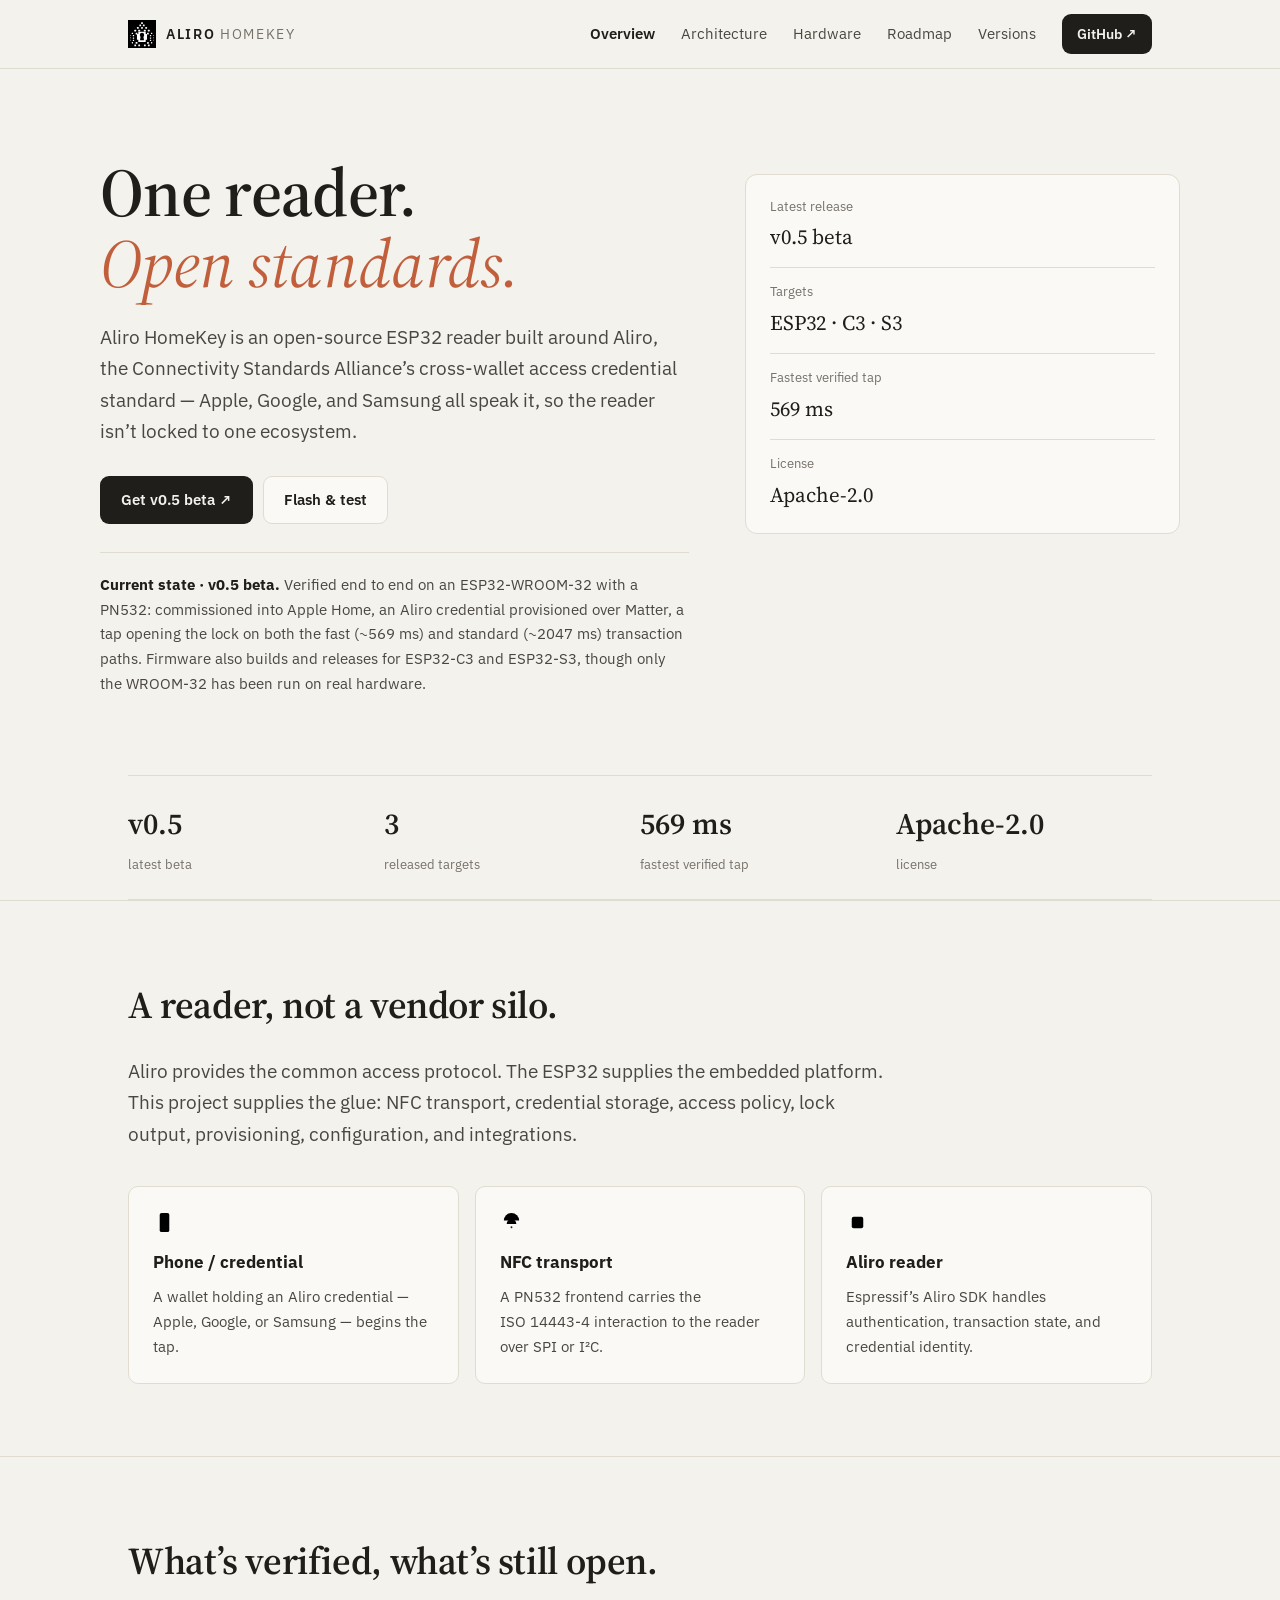
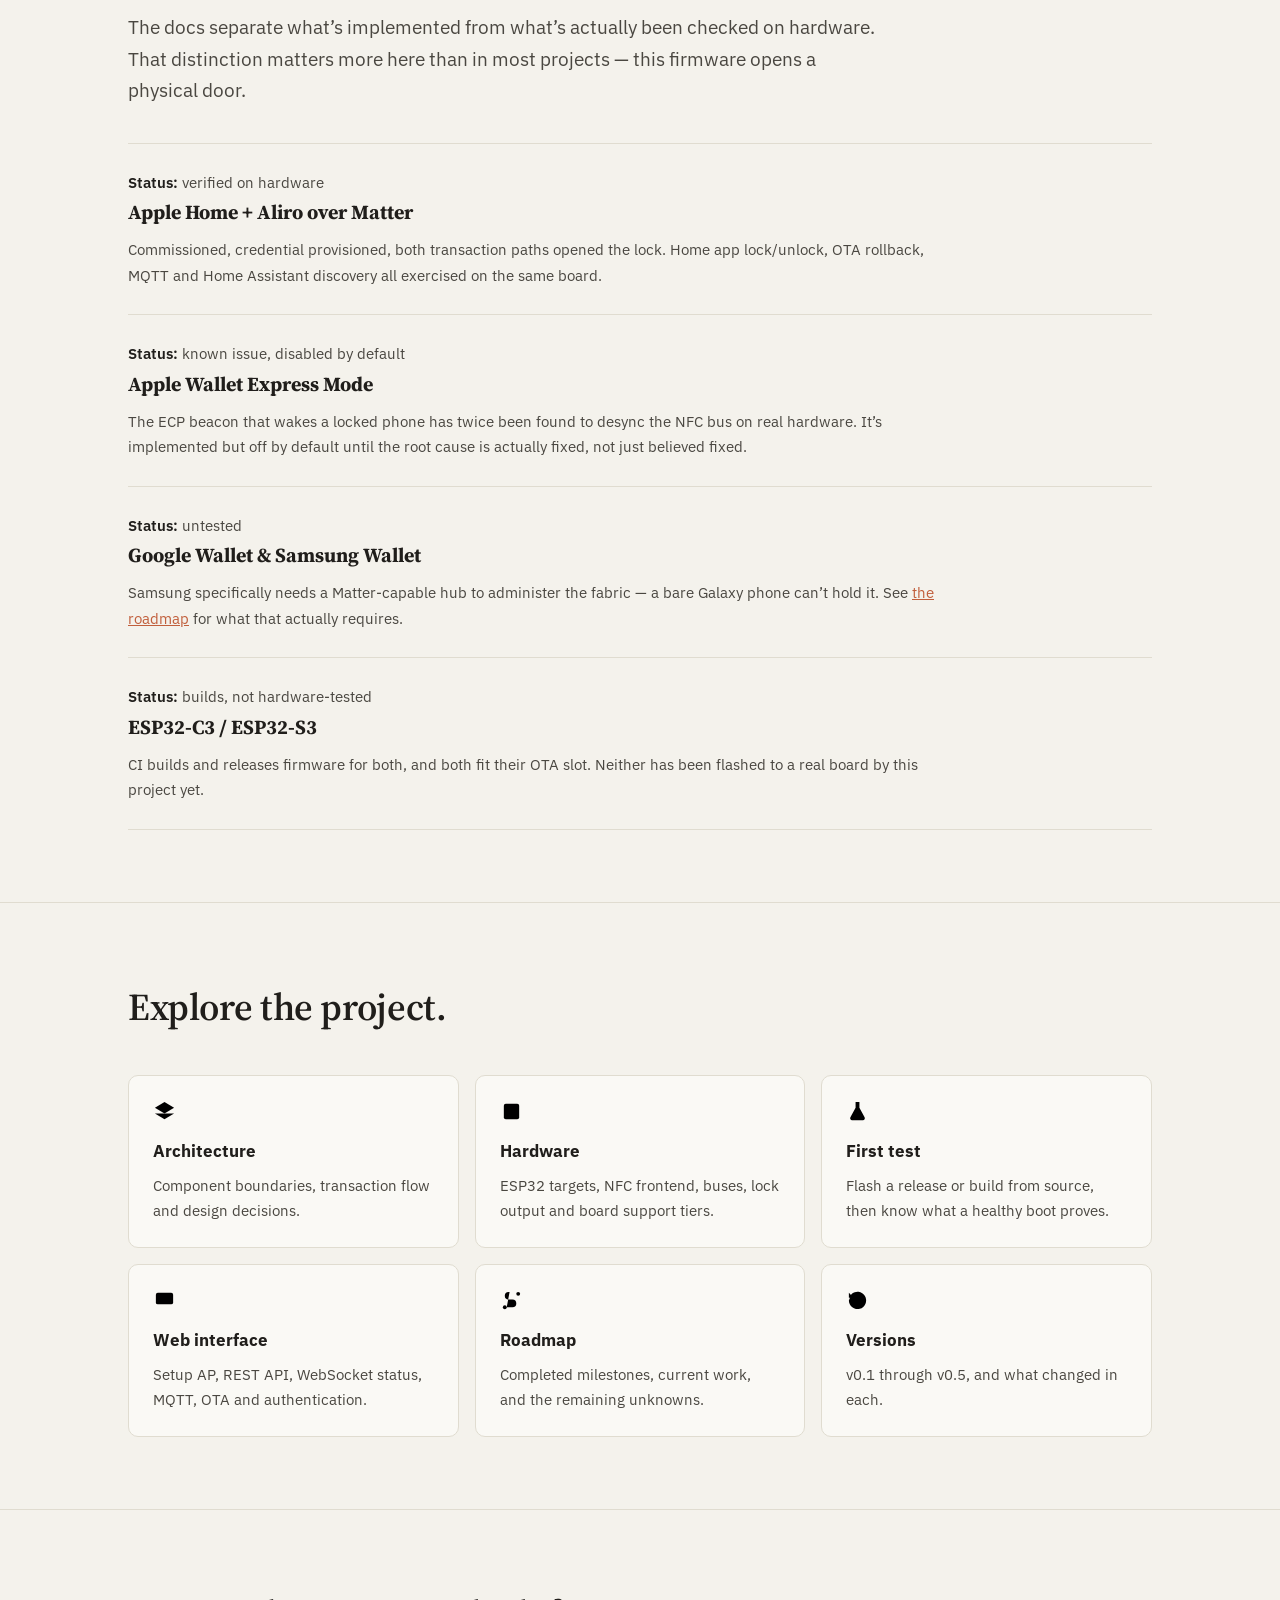
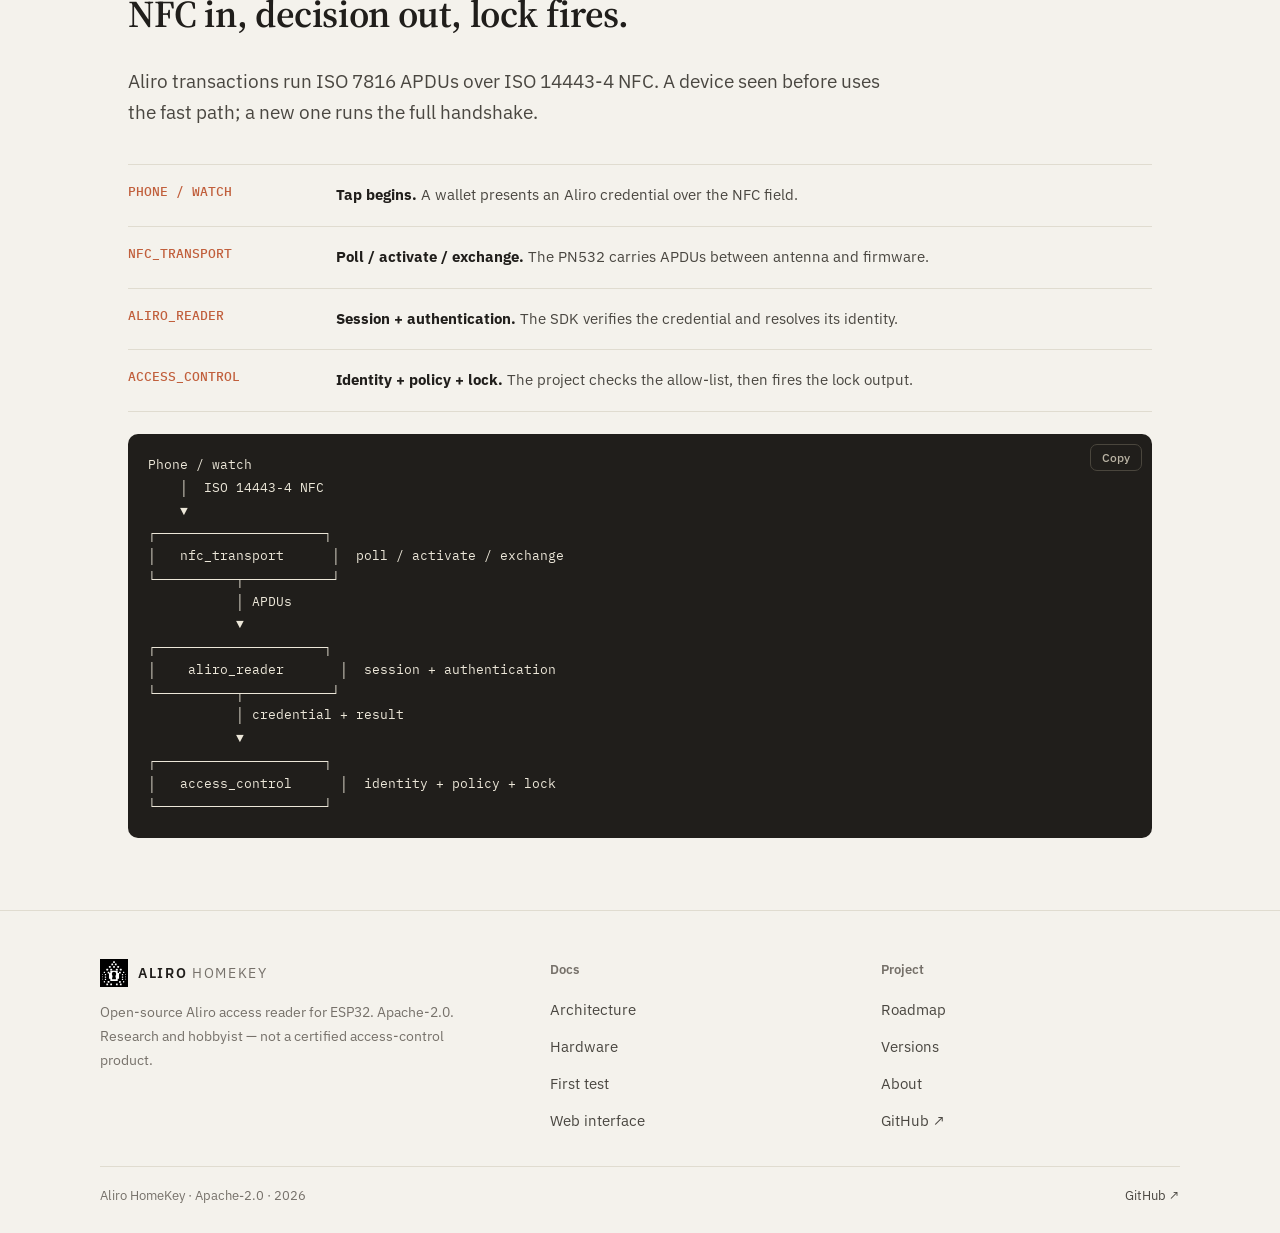
<file: website/index.html>
<!doctype html>
<html lang="en">
<head>
<meta charset="utf-8">
<meta name="viewport" content="width=device-width, initial-scale=1">
<meta name="theme-color" content="#f4f2ec">
<meta name="description" content="Aliro HomeKey is an open-source ESP32 Aliro reader for digital access credentials, with NFC, Matter Door Lock, web configuration and real hardware testing.">
<meta name="robots" content="index,follow">
<link rel="canonical" href="https://ruhanpaco.github.io/Aliro-homekey/">
<meta property="og:type" content="website">
<meta property="og:title" content="Aliro HomeKey · Open-source access control">
<meta property="og:description" content="An open-source Aliro reader for ESP32, combining NFC, Matter, provisioning and embedded access control.">
<meta property="og:url" content="https://ruhanpaco.github.io/Aliro-homekey/">
<meta property="og:image" content="https://ruhanpaco.github.io/Aliro-homekey/assets/aliro-mark.svg">
<meta name="twitter:card" content="summary">
<meta name="twitter:title" content="Aliro HomeKey">
<meta name="twitter:description" content="Open-source Aliro access control on ESP32.">
<link rel="icon" href="assets/aliro-mark.svg" type="image/svg+xml">
<link rel="preconnect" href="https://fonts.googleapis.com">
<link rel="preconnect" href="https://fonts.gstatic.com" crossorigin>
<link href="https://fonts.googleapis.com/css2?family=Source+Serif+4:ital,opsz,wght@0,8..60,400;0,8..60,600;1,8..60,400&family=IBM+Plex+Mono:wght@400;500&family=IBM+Plex+Sans:wght@400;500;600;700&display=swap" rel="stylesheet">
<link rel="stylesheet" href="assets/site.css?v=20260909">
<script type="application/ld+json">{"@context":"https://schema.org","@type":"SoftwareSourceCode","name":"Aliro HomeKey","description":"An open-source Aliro reader for ESP32 with NFC, Matter Door Lock integration, provisioning and web configuration.","codeRepository":"https://github.com/Ruhanpaco/Aliro-homekey","programmingLanguage":["C","C++","HTML","JavaScript"],"license":"https://www.apache.org/licenses/LICENSE-2.0","version":"0.5-beta","author":{"@type":"Person","name":"Ruhan Pacolli"},"operatingSystem":"ESP-IDF"}</script>
<title>Aliro HomeKey · Open-source access control</title>
</head>
<body>
<a class="skip" href="#main">Skip to content</a>

<header class="site-header">
  <div class="wrap header-inner">
    <a class="brand" href="index.html" aria-label="Aliro HomeKey home">
      <img src="assets/aliro-mark.svg" alt="" width="28" height="28">
      <span>ALIRO <em>HOMEKEY</em></span>
    </a>
    <button class="nav-toggle" type="button" aria-expanded="false" aria-controls="primary-nav">Menu</button>
    <nav class="site-nav" id="primary-nav" aria-label="Primary">
      <a class="nav-link" href="index.html" aria-current="page">Overview</a>
      <a class="nav-link" href="architecture.html">Architecture</a>
      <a class="nav-link" href="hardware.html">Hardware</a>
      <a class="nav-link" href="roadmap.html">Roadmap</a>
      <a class="nav-link" href="releases.html">Versions</a>
      <span class="nav-cta">
        <a class="btn primary small" href="https://github.com/Ruhanpaco/Aliro-homekey">GitHub ↗</a>
      </span>
    </nav>
  </div>
</header>

<main id="main">
  <section class="wrap hero">
    <div>
      <h1 class="display">One reader.<br><em>Open standards.</em></h1>
      <p class="lead">Aliro HomeKey is an open-source ESP32 reader built around Aliro, the Connectivity Standards Alliance&rsquo;s cross-wallet access credential standard &mdash; Apple, Google, and Samsung all speak it, so the reader isn&rsquo;t locked to one ecosystem.</p>
      <div class="hero-actions">
        <a class="btn primary" href="https://github.com/Ruhanpaco/Aliro-homekey/releases">Get v0.5 beta ↗</a>
        <a class="btn ghost" href="first-test.html">Flash &amp; test</a>
      </div>
      <p class="hero-note"><strong>Current state · v0.5 beta.</strong> Verified end to end on an ESP32-WROOM-32 with a PN532: commissioned into Apple Home, an Aliro credential provisioned over Matter, a tap opening the lock on both the fast (~569&nbsp;ms) and standard (~2047&nbsp;ms) transaction paths. Firmware also builds and releases for ESP32-C3 and ESP32-S3, though only the WROOM-32 has been run on real hardware.</p>
    </div>
    <dl class="facts" aria-label="Project facts">
      <div><dt>Latest release</dt><dd>v0.5 beta</dd></div>
      <div><dt>Targets</dt><dd>ESP32 · C3 · S3</dd></div>
      <div><dt>Fastest verified tap</dt><dd>569 ms</dd></div>
      <div><dt>License</dt><dd>Apache-2.0</dd></div>
    </dl>
  </section>

  <section class="wrap" aria-label="Project at a glance">
    <div class="stats">
      <div><b>v0.5</b><span>latest beta</span></div>
      <div><b>3</b><span>released targets</span></div>
      <div><b>569 ms</b><span>fastest verified tap</span></div>
      <div><b>Apache-2.0</b><span>license</span></div>
    </div>
  </section>

  <section class="section">
    <div class="wrap">
      <div class="section-head">
        <h2>A reader, not a vendor silo.</h2>
        <p class="lead">Aliro provides the common access protocol. The ESP32 supplies the embedded platform. This project supplies the glue: NFC transport, credential storage, access policy, lock output, provisioning, configuration, and integrations.</p>
      </div>
      <div class="grid">
        <article class="card"><svg class="ic" aria-hidden="true"><use href="assets/icons.svg#phone"/></svg><h3>Phone / credential</h3><p>A wallet holding an Aliro credential &mdash; Apple, Google, or Samsung &mdash; begins the tap.</p></article>
        <article class="card"><svg class="ic" aria-hidden="true"><use href="assets/icons.svg#waves"/></svg><h3>NFC transport</h3><p>A PN532 frontend carries the ISO&nbsp;14443-4 interaction to the reader over SPI or I&sup2;C.</p></article>
        <article class="card"><svg class="ic" aria-hidden="true"><use href="assets/icons.svg#cpu"/></svg><h3>Aliro reader</h3><p>Espressif&rsquo;s Aliro SDK handles authentication, transaction state, and credential identity.</p></article>
      </div>
    </div>
  </section>

  <section class="section">
    <div class="wrap">
      <div class="section-head">
        <h2>What&rsquo;s verified, what&rsquo;s still open.</h2>
        <p class="lead">The docs separate what&rsquo;s implemented from what&rsquo;s actually been checked on hardware. That distinction matters more here than in most projects &mdash; this firmware opens a physical door.</p>
      </div>
      <div class="rows">
        <article>
          <p class="fact-line"><strong>Status:</strong> verified on hardware</p>
          <h3>Apple Home + Aliro over Matter</h3>
          <p>Commissioned, credential provisioned, both transaction paths opened the lock. Home app lock/unlock, OTA rollback, MQTT and Home Assistant discovery all exercised on the same board.</p>
        </article>
        <article>
          <p class="fact-line"><strong>Status:</strong> known issue, disabled by default</p>
          <h3>Apple Wallet Express Mode</h3>
          <p>The ECP beacon that wakes a locked phone has twice been found to desync the NFC bus on real hardware. It&rsquo;s implemented but off by default until the root cause is actually fixed, not just believed fixed.</p>
        </article>
        <article>
          <p class="fact-line"><strong>Status:</strong> untested</p>
          <h3>Google Wallet &amp; Samsung Wallet</h3>
          <p>Samsung specifically needs a Matter-capable hub to administer the fabric &mdash; a bare Galaxy phone can&rsquo;t hold it. See <a href="roadmap.html">the roadmap</a> for what that actually requires.</p>
        </article>
        <article>
          <p class="fact-line"><strong>Status:</strong> builds, not hardware-tested</p>
          <h3>ESP32-C3 / ESP32-S3</h3>
          <p>CI builds and releases firmware for both, and both fit their OTA slot. Neither has been flashed to a real board by this project yet.</p>
        </article>
      </div>
    </div>
  </section>

  <section class="section">
    <div class="wrap">
      <div class="section-head">
        <h2>Explore the project.</h2>
      </div>
      <div class="grid">
        <a class="card" href="architecture.html"><svg class="ic" aria-hidden="true"><use href="assets/icons.svg#layers"/></svg><h3>Architecture</h3><p>Component boundaries, transaction flow and design decisions.</p></a>
        <a class="card" href="hardware.html"><svg class="ic" aria-hidden="true"><use href="assets/icons.svg#board"/></svg><h3>Hardware</h3><p>ESP32 targets, NFC frontend, buses, lock output and board support tiers.</p></a>
        <a class="card" href="first-test.html"><svg class="ic" aria-hidden="true"><use href="assets/icons.svg#flask"/></svg><h3>First test</h3><p>Flash a release or build from source, then know what a healthy boot proves.</p></a>
        <a class="card" href="web.html"><svg class="ic" aria-hidden="true"><use href="assets/icons.svg#monitor"/></svg><h3>Web interface</h3><p>Setup AP, REST API, WebSocket status, MQTT, OTA and authentication.</p></a>
        <a class="card" href="roadmap.html"><svg class="ic" aria-hidden="true"><use href="assets/icons.svg#route"/></svg><h3>Roadmap</h3><p>Completed milestones, current work, and the remaining unknowns.</p></a>
        <a class="card" href="releases.html"><svg class="ic" aria-hidden="true"><use href="assets/icons.svg#history"/></svg><h3>Versions</h3><p>v0.1 through v0.5, and what changed in each.</p></a>
      </div>
    </div>
  </section>

  <section class="section">
    <div class="wrap">
      <div class="section-head">
        <h2>NFC in, decision out, lock fires.</h2>
        <p class="lead">Aliro transactions run ISO&nbsp;7816 APDUs over ISO&nbsp;14443-4 NFC. A device seen before uses the fast path; a new one runs the full handshake.</p>
      </div>
      <ol class="flow" aria-label="Transaction flow">
        <li><span class="who">PHONE / WATCH</span><p><strong>Tap begins.</strong> A wallet presents an Aliro credential over the NFC field.</p></li>
        <li><span class="who">NFC_TRANSPORT</span><p><strong>Poll / activate / exchange.</strong> The PN532 carries APDUs between antenna and firmware.</p></li>
        <li><span class="who">ALIRO_READER</span><p><strong>Session + authentication.</strong> The SDK verifies the credential and resolves its identity.</p></li>
        <li><span class="who">ACCESS_CONTROL</span><p><strong>Identity + policy + lock.</strong> The project checks the allow-list, then fires the lock output.</p></li>
      </ol>
      <div class="codeblock">
        <button class="copy-btn" type="button">Copy</button>
<pre>Phone / watch
    │  ISO 14443-4 NFC
    ▼
┌─────────────────────┐
│   nfc_transport      │  poll / activate / exchange
└──────────┬───────────┘
           │ APDUs
           ▼
┌─────────────────────┐
│    aliro_reader       │  session + authentication
└──────────┬───────────┘
           │ credential + result
           ▼
┌─────────────────────┐
│   access_control      │  identity + policy + lock
└─────────────────────┘</pre>
      </div>
    </div>
  </section>
</main>

<footer class="site-footer">
  <div class="wrap footer-grid">
    <div class="footer-brand">
      <a class="brand" href="index.html" aria-label="Aliro HomeKey home">
        <img src="assets/aliro-mark.svg" alt="" width="26" height="26">
        <span>ALIRO <em>HOMEKEY</em></span>
      </a>
      <p>Open-source Aliro access reader for ESP32. Apache-2.0. Research and hobbyist &mdash; not a certified access-control product.</p>
    </div>
    <div>
      <h4>Docs</h4>
      <ul>
        <li><a href="architecture.html">Architecture</a></li>
        <li><a href="hardware.html">Hardware</a></li>
        <li><a href="first-test.html">First test</a></li>
        <li><a href="web.html">Web interface</a></li>
      </ul>
    </div>
    <div>
      <h4>Project</h4>
      <ul>
        <li><a href="roadmap.html">Roadmap</a></li>
        <li><a href="releases.html">Versions</a></li>
        <li><a href="about.html">About</a></li>
        <li><a href="https://github.com/Ruhanpaco/Aliro-homekey">GitHub ↗</a></li>
      </ul>
    </div>
  </div>
  <div class="wrap footer-bottom">
    <span>Aliro HomeKey · Apache-2.0 · <span data-year>2026</span></span>
    <a href="https://github.com/Ruhanpaco/Aliro-homekey">GitHub ↗</a>
  </div>
</footer>

<script>
(function () {
  var btn = document.querySelector('.nav-toggle');
  var nav = document.getElementById('primary-nav');
  if (btn && nav) {
    btn.addEventListener('click', function () {
      var open = nav.classList.toggle('open');
      btn.setAttribute('aria-expanded', open ? 'true' : 'false');
    });
  }
  document.querySelectorAll('[data-year]').forEach(function (el) {
    el.textContent = new Date().getFullYear();
  });
  document.querySelectorAll('.codeblock').forEach(function (box) {
    var b = box.querySelector('.copy-btn');
    var pre = box.querySelector('pre');
    if (b && pre) {
      b.addEventListener('click', function () {
        var done = function () { b.textContent = 'Copied'; setTimeout(function () { b.textContent = 'Copy'; }, 1600); };
        if (navigator.clipboard && navigator.clipboard.writeText) {
          navigator.clipboard.writeText(pre.innerText).then(done, done);
        }
      });
    }
  });
})();
</script>
</body>
</html>
</file>
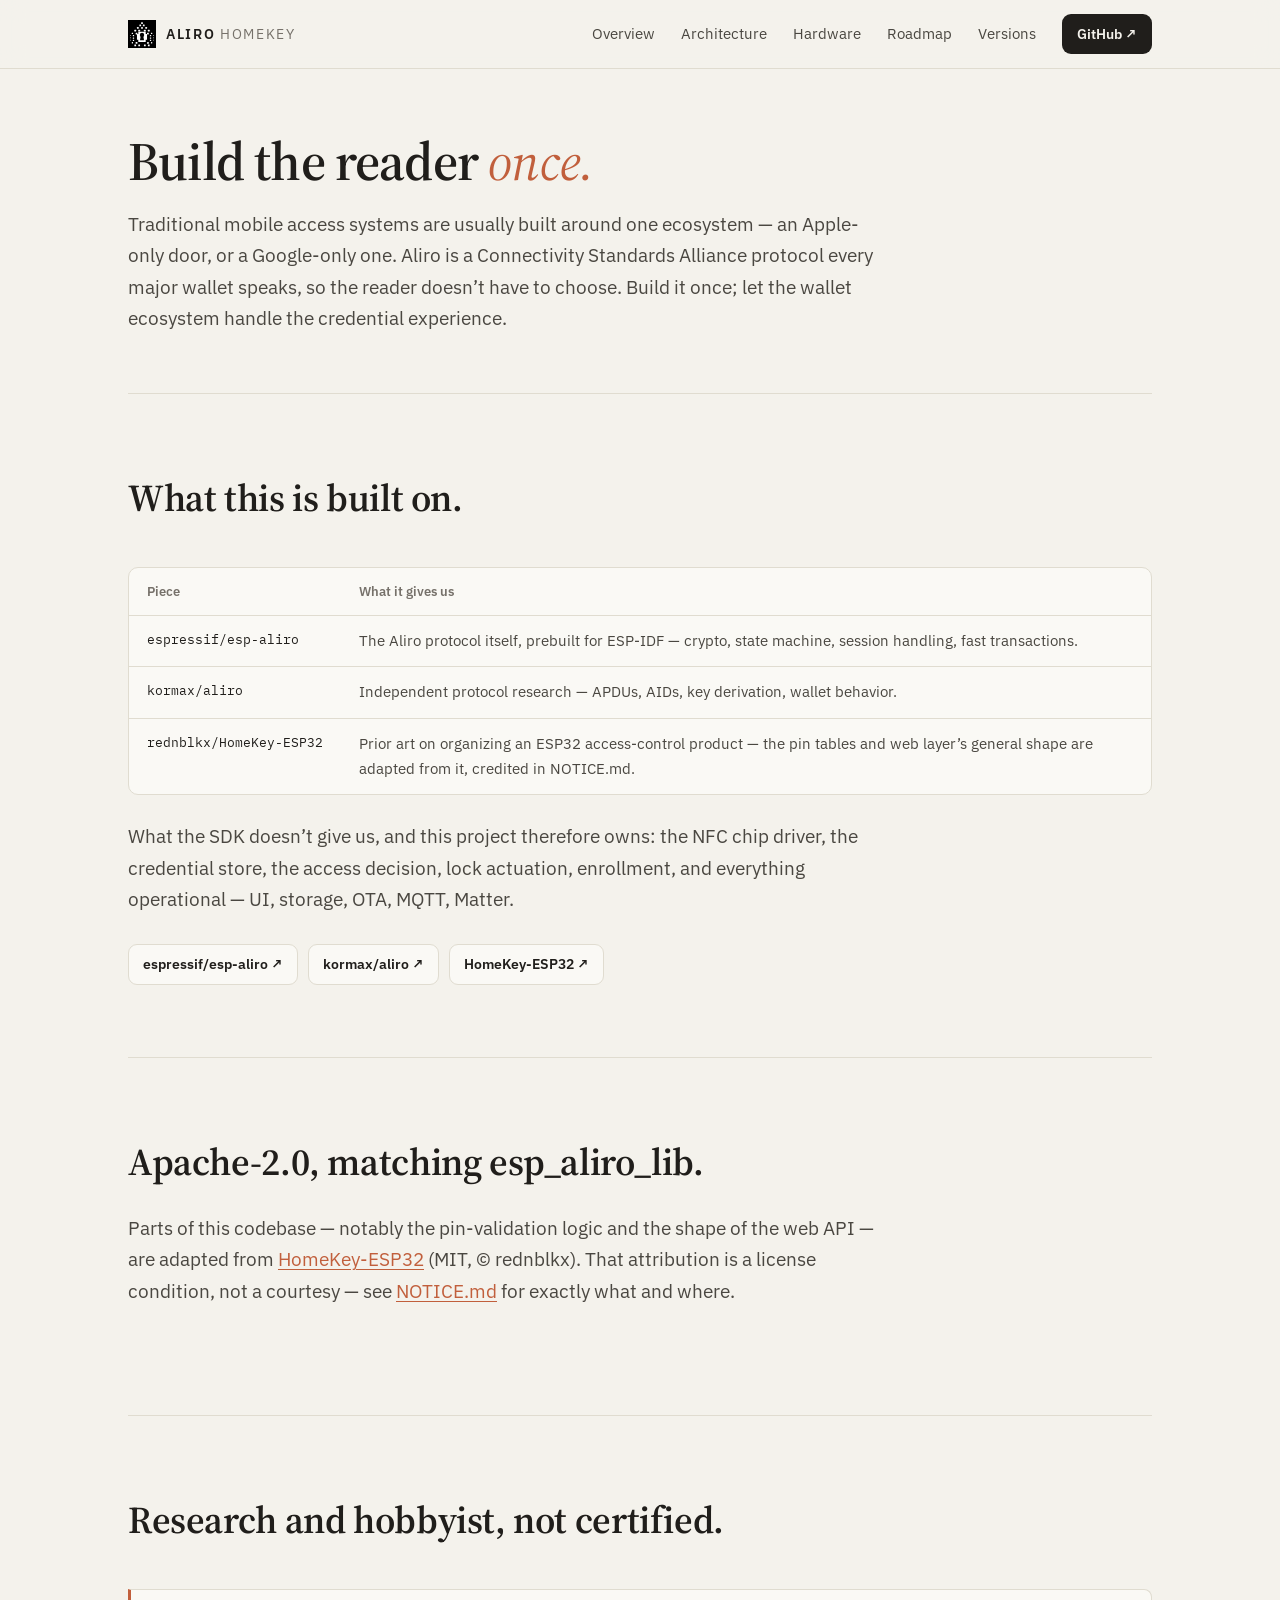
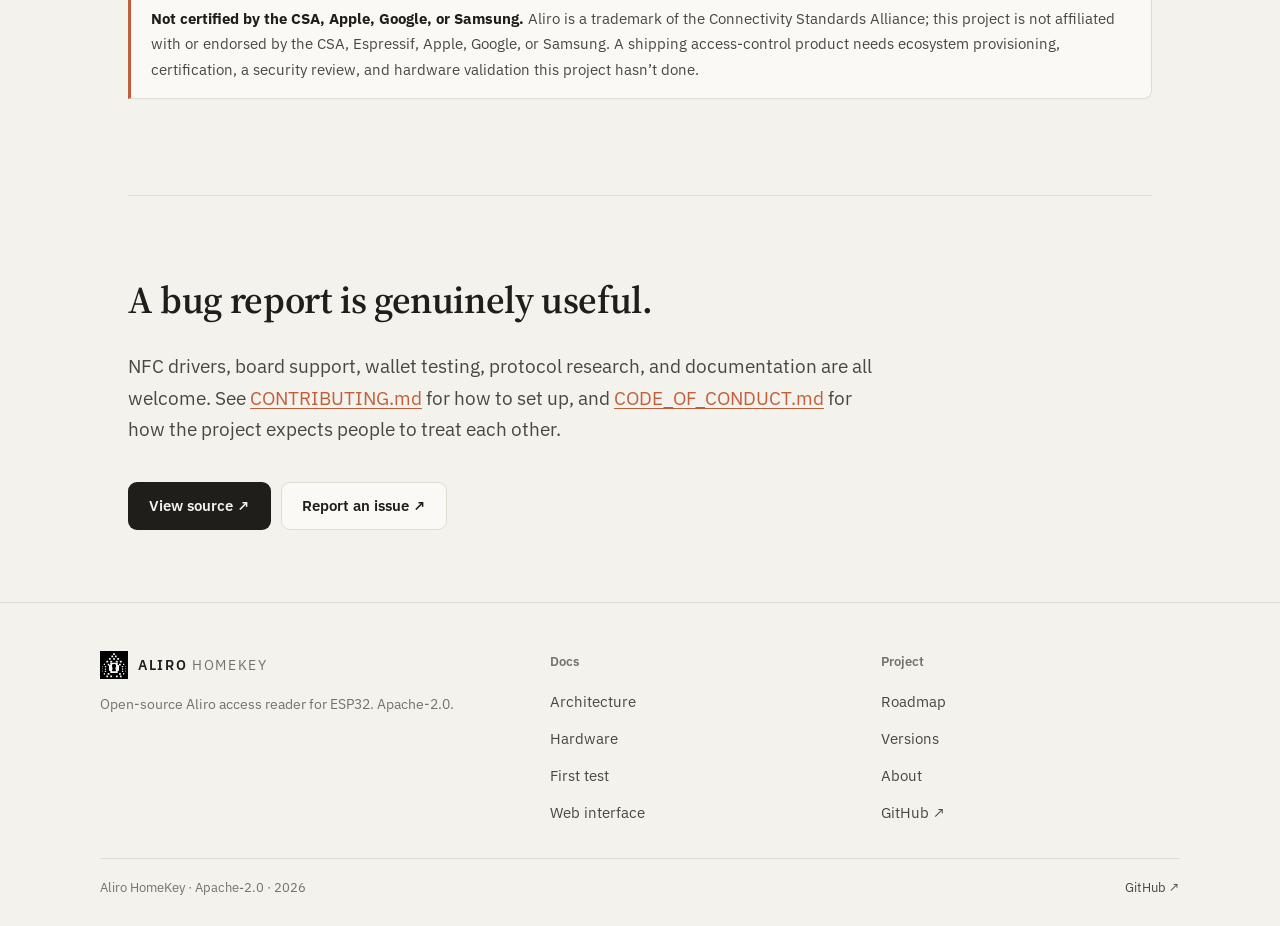
<file: website/about.html>
<!doctype html>
<html lang="en">
<head>
<meta charset="utf-8">
<meta name="viewport" content="width=device-width, initial-scale=1">
<meta name="theme-color" content="#f4f2ec">
<meta name="description" content="About Aliro HomeKey: purpose, foundations, licensing and attribution.">
<meta name="robots" content="index,follow">
<link rel="canonical" href="https://ruhanpaco.github.io/Aliro-homekey/about.html">
<meta property="og:type" content="article">
<meta property="og:title" content="About · Aliro HomeKey">
<meta property="og:description" content="Purpose, foundations, licensing, and attribution.">
<meta property="og:url" content="https://ruhanpaco.github.io/Aliro-homekey/about.html">
<meta property="og:image" content="https://ruhanpaco.github.io/Aliro-homekey/assets/aliro-mark.svg">
<link rel="icon" href="assets/aliro-mark.svg" type="image/svg+xml">
<link rel="preconnect" href="https://fonts.googleapis.com">
<link rel="preconnect" href="https://fonts.gstatic.com" crossorigin>
<link href="https://fonts.googleapis.com/css2?family=Source+Serif+4:ital,opsz,wght@0,8..60,400;0,8..60,600;1,8..60,400&family=IBM+Plex+Mono:wght@400;500&family=IBM+Plex+Sans:wght@400;500;600;700&display=swap" rel="stylesheet">
<link rel="stylesheet" href="assets/site.css?v=20260909">
<title>About · Aliro HomeKey</title>
</head>
<body>
<a class="skip" href="#main">Skip to content</a>

<header class="site-header">
  <div class="wrap header-inner">
    <a class="brand" href="index.html" aria-label="Aliro HomeKey home">
      <img src="assets/aliro-mark.svg" alt="" width="28" height="28">
      <span>ALIRO <em>HOMEKEY</em></span>
    </a>
    <button class="nav-toggle" type="button" aria-expanded="false" aria-controls="primary-nav">Menu</button>
    <nav class="site-nav" id="primary-nav" aria-label="Primary">
      <a class="nav-link" href="index.html">Overview</a>
      <a class="nav-link" href="architecture.html">Architecture</a>
      <a class="nav-link" href="hardware.html">Hardware</a>
      <a class="nav-link" href="roadmap.html">Roadmap</a>
      <a class="nav-link" href="releases.html">Versions</a>
      <span class="nav-cta">
        <a class="btn primary small" href="https://github.com/Ruhanpaco/Aliro-homekey">GitHub ↗</a>
      </span>
    </nav>
  </div>
</header>

<main id="main" class="wrap">
  <section class="page-hero">
    <h1>Build the reader <em>once.</em></h1>
    <p class="lead">Traditional mobile access systems are usually built around one ecosystem &mdash; an Apple-only door, or a Google-only one. Aliro is a Connectivity Standards Alliance protocol every major wallet speaks, so the reader doesn&rsquo;t have to choose. Build it once; let the wallet ecosystem handle the credential experience.</p>
  </section>

  <section class="section">
    <div class="section-head">
      <h2>What this is built on.</h2>
    </div>
    <div class="tablewrap">
      <table class="spec">
        <thead><tr><th>Piece</th><th>What it gives us</th></tr></thead>
        <tbody>
          <tr><td>espressif/esp-aliro</td><td>The Aliro protocol itself, prebuilt for ESP-IDF &mdash; crypto, state machine, session handling, fast transactions.</td></tr>
          <tr><td>kormax/aliro</td><td>Independent protocol research &mdash; APDUs, AIDs, key derivation, wallet behavior.</td></tr>
          <tr><td>rednblkx/HomeKey-ESP32</td><td>Prior art on organizing an ESP32 access-control product &mdash; the pin tables and web layer&rsquo;s general shape are adapted from it, credited in NOTICE.md.</td></tr>
        </tbody>
      </table>
    </div>
    <p class="lead" style="margin-top:26px">What the SDK doesn&rsquo;t give us, and this project therefore owns: the NFC chip driver, the credential store, the access decision, lock actuation, enrollment, and everything operational &mdash; UI, storage, OTA, MQTT, Matter.</p>
    <div class="hero-actions">
      <a class="btn ghost small" href="https://github.com/espressif/esp-aliro">espressif/esp-aliro ↗</a>
      <a class="btn ghost small" href="https://github.com/kormax/aliro">kormax/aliro ↗</a>
      <a class="btn ghost small" href="https://github.com/rednblkx/HomeKey-ESP32">HomeKey-ESP32 ↗</a>
    </div>
  </section>

  <section class="section">
    <div class="section-head">
      <h2>Apache-2.0, matching esp_aliro_lib.</h2>
      <p class="lead">Parts of this codebase &mdash; notably the pin-validation logic and the shape of the web API &mdash; are adapted from <a href="https://github.com/rednblkx/HomeKey-ESP32">HomeKey-ESP32</a> (MIT, &copy; rednblkx). That attribution is a license condition, not a courtesy &mdash; see <a href="https://github.com/Ruhanpaco/Aliro-homekey/blob/main/NOTICE.md">NOTICE.md</a> for exactly what and where.</p>
    </div>
  </section>

  <section class="section">
    <div class="section-head">
      <h2>Research and hobbyist, not certified.</h2>
    </div>
    <div class="callout"><strong>Not certified by the CSA, Apple, Google, or Samsung.</strong> Aliro is a trademark of the Connectivity Standards Alliance; this project is not affiliated with or endorsed by the CSA, Espressif, Apple, Google, or Samsung. A shipping access-control product needs ecosystem provisioning, certification, a security review, and hardware validation this project hasn&rsquo;t done.</div>
  </section>

  <section class="section">
    <div class="section-head">
      <h2>A bug report is genuinely useful.</h2>
      <p class="lead">NFC drivers, board support, wallet testing, protocol research, and documentation are all welcome. See <a href="https://github.com/Ruhanpaco/Aliro-homekey/blob/main/CONTRIBUTING.md">CONTRIBUTING.md</a> for how to set up, and <a href="https://github.com/Ruhanpaco/Aliro-homekey/blob/main/CODE_OF_CONDUCT.md">CODE_OF_CONDUCT.md</a> for how the project expects people to treat each other.</p>
    </div>
    <div class="hero-actions">
      <a class="btn primary" href="https://github.com/Ruhanpaco/Aliro-homekey">View source ↗</a>
      <a class="btn ghost" href="https://github.com/Ruhanpaco/Aliro-homekey/issues">Report an issue ↗</a>
    </div>
  </section>
</main>

<footer class="site-footer">
  <div class="wrap footer-grid">
    <div class="footer-brand">
      <a class="brand" href="index.html" aria-label="Aliro HomeKey home">
        <img src="assets/aliro-mark.svg" alt="" width="26" height="26">
        <span>ALIRO <em>HOMEKEY</em></span>
      </a>
      <p>Open-source Aliro access reader for ESP32. Apache-2.0.</p>
    </div>
    <div>
      <h4>Docs</h4>
      <ul>
        <li><a href="architecture.html">Architecture</a></li>
        <li><a href="hardware.html">Hardware</a></li>
        <li><a href="first-test.html">First test</a></li>
        <li><a href="web.html">Web interface</a></li>
      </ul>
    </div>
    <div>
      <h4>Project</h4>
      <ul>
        <li><a href="roadmap.html">Roadmap</a></li>
        <li><a href="releases.html">Versions</a></li>
        <li><a href="about.html">About</a></li>
        <li><a href="https://github.com/Ruhanpaco/Aliro-homekey">GitHub ↗</a></li>
      </ul>
    </div>
  </div>
  <div class="wrap footer-bottom">
    <span>Aliro HomeKey · Apache-2.0 · <span data-year>2026</span></span>
    <a href="https://github.com/Ruhanpaco/Aliro-homekey">GitHub ↗</a>
  </div>
</footer>

<script>
(function () {
  var btn = document.querySelector('.nav-toggle');
  var nav = document.getElementById('primary-nav');
  if (btn && nav) {
    btn.addEventListener('click', function () {
      var open = nav.classList.toggle('open');
      btn.setAttribute('aria-expanded', open ? 'true' : 'false');
    });
  }
  document.querySelectorAll('[data-year]').forEach(function (el) {
    el.textContent = new Date().getFullYear();
  });
})();
</script>
</body>
</html>
</file>
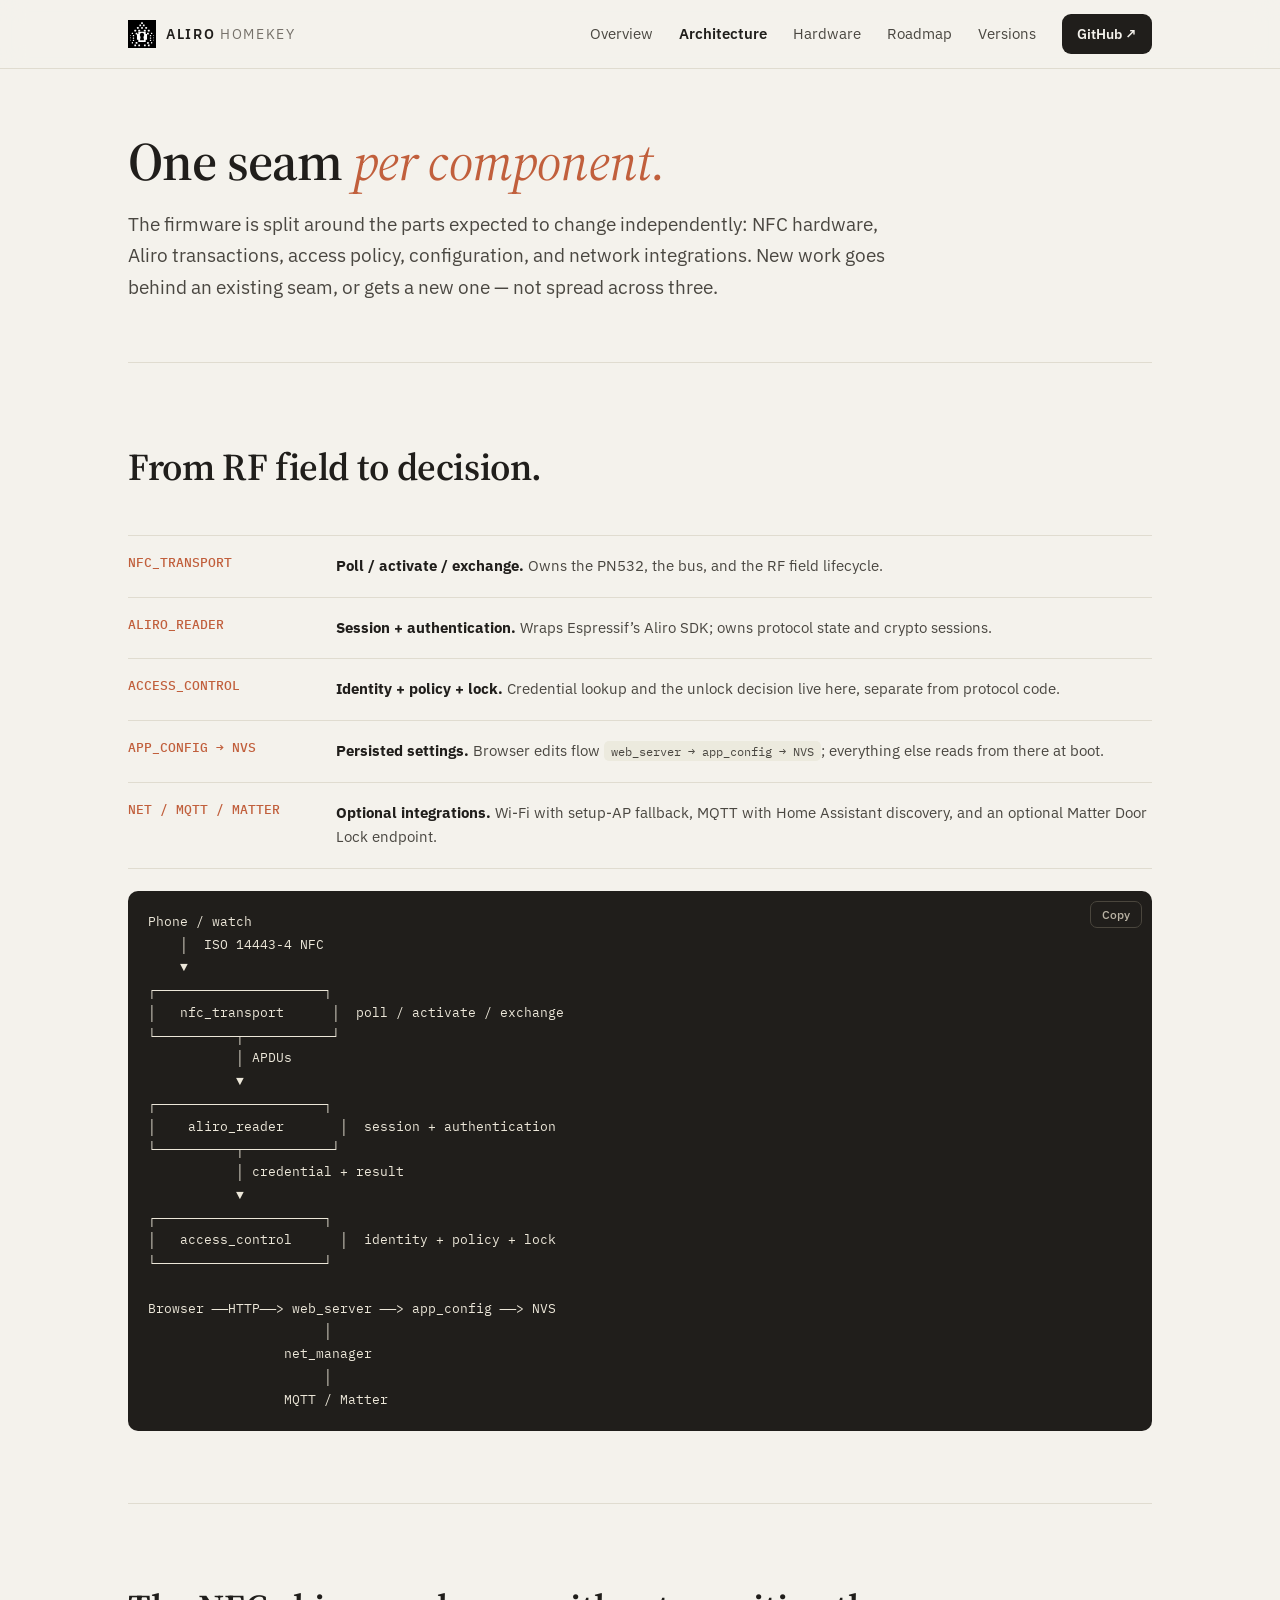
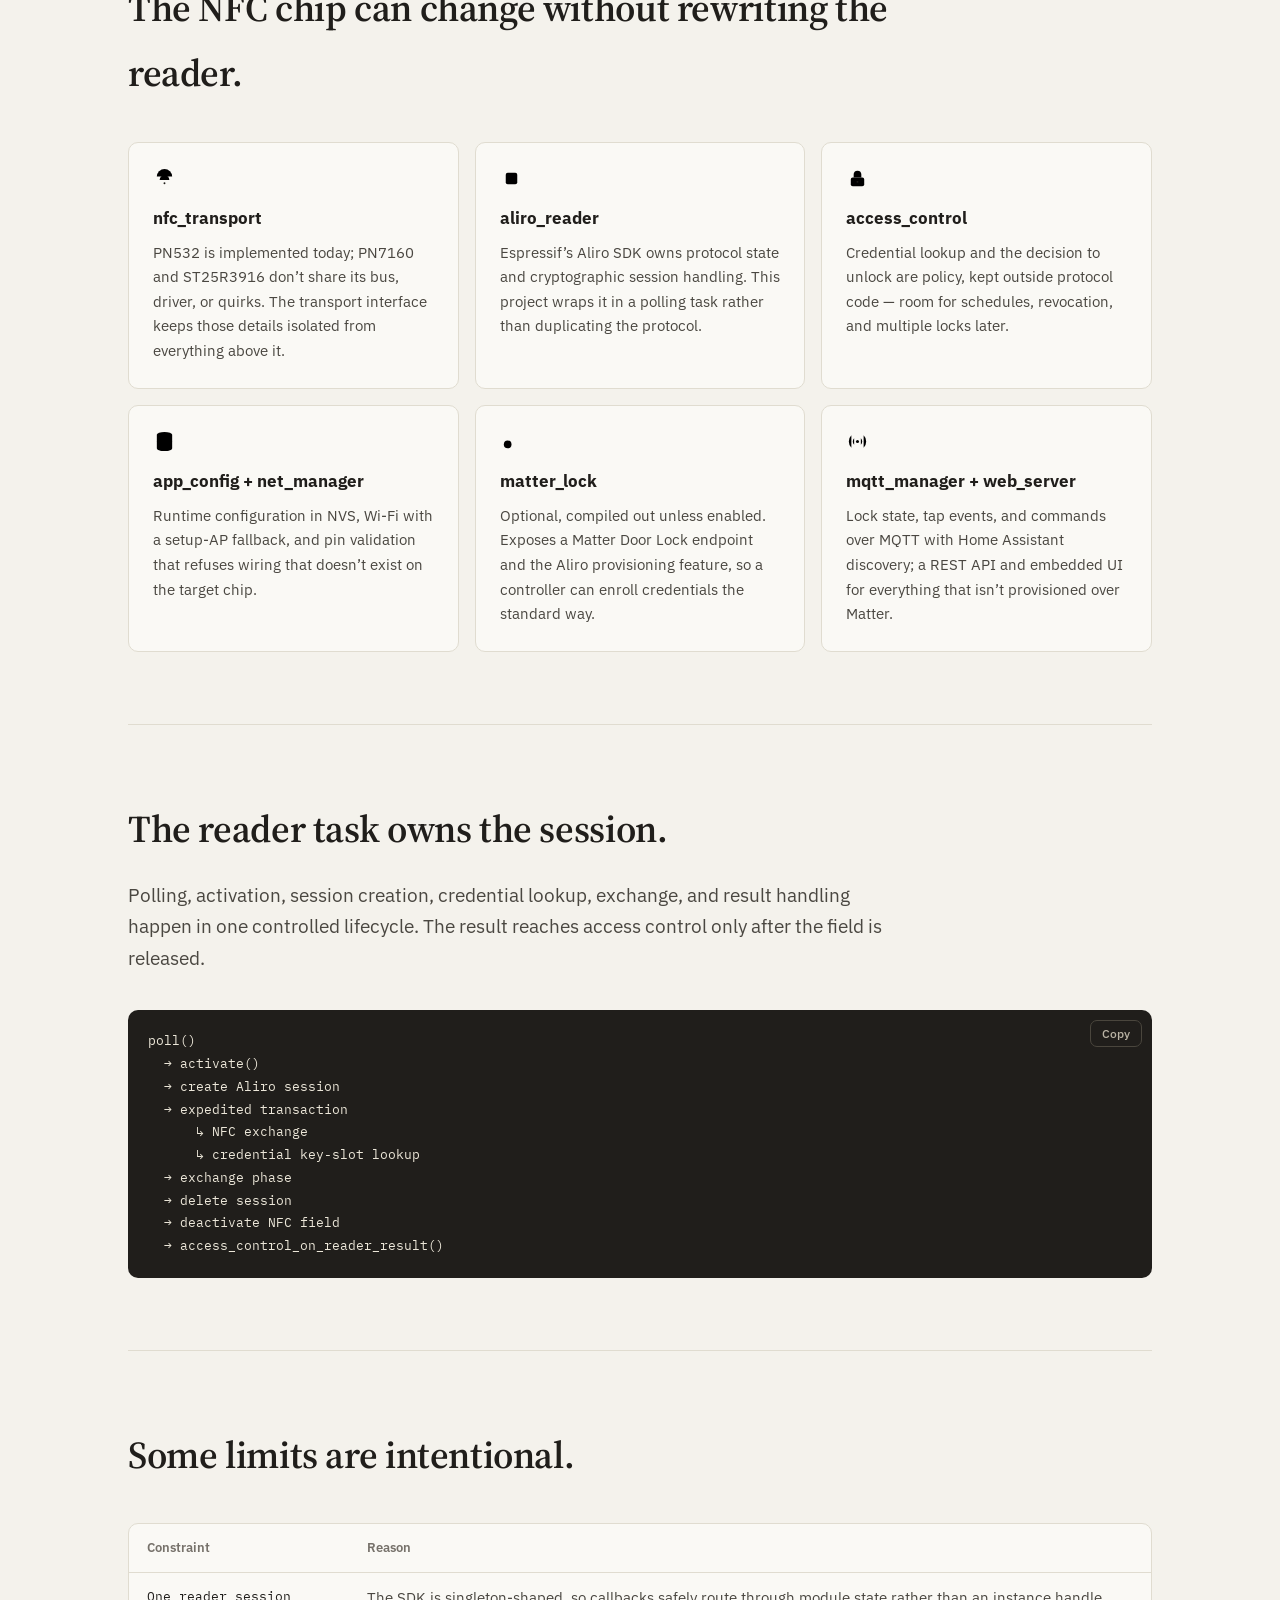
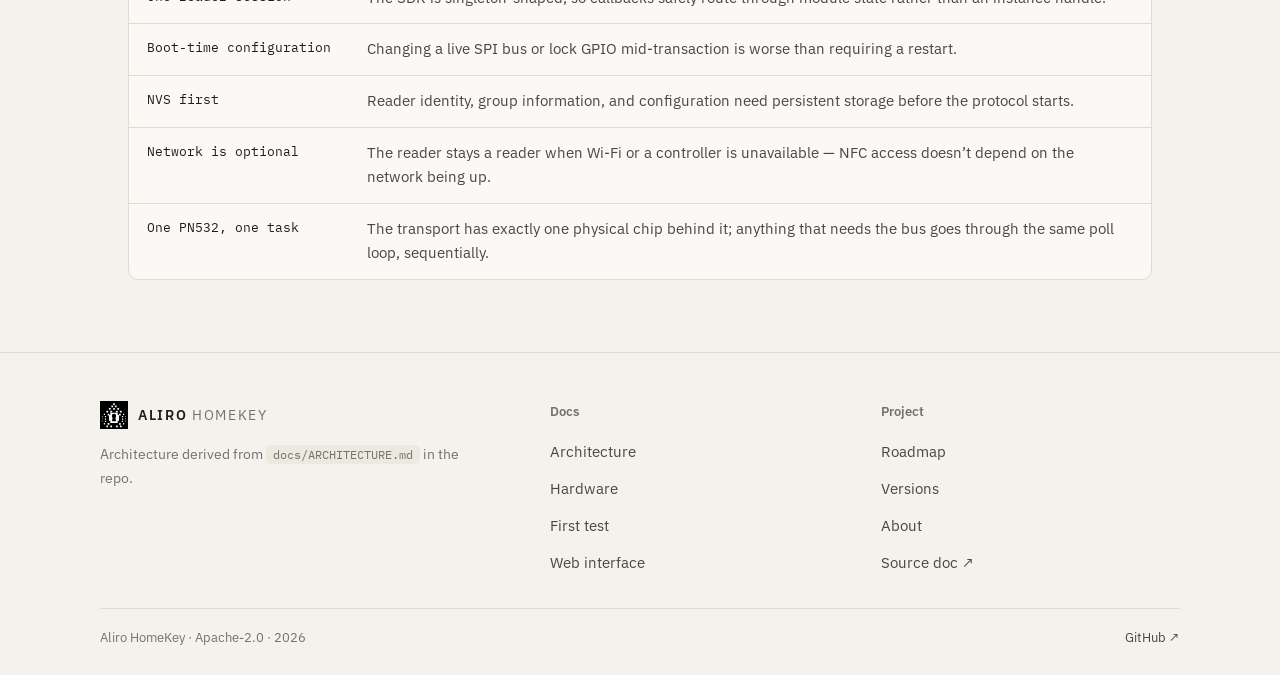
<file: website/architecture.html>
<!doctype html>
<html lang="en">
<head>
<meta charset="utf-8">
<meta name="viewport" content="width=device-width, initial-scale=1">
<meta name="theme-color" content="#f4f2ec">
<meta name="description" content="Aliro HomeKey architecture: NFC transport, Aliro reader, access control, configuration and network integrations.">
<meta name="robots" content="index,follow">
<link rel="canonical" href="https://ruhanpaco.github.io/Aliro-homekey/architecture.html">
<meta property="og:type" content="article">
<meta property="og:title" content="Architecture · Aliro HomeKey">
<meta property="og:description" content="Component boundaries, transaction flow and design decisions.">
<meta property="og:url" content="https://ruhanpaco.github.io/Aliro-homekey/architecture.html">
<meta property="og:image" content="https://ruhanpaco.github.io/Aliro-homekey/assets/aliro-mark.svg">
<link rel="icon" href="assets/aliro-mark.svg" type="image/svg+xml">
<link rel="preconnect" href="https://fonts.googleapis.com">
<link rel="preconnect" href="https://fonts.gstatic.com" crossorigin>
<link href="https://fonts.googleapis.com/css2?family=Source+Serif+4:ital,opsz,wght@0,8..60,400;0,8..60,600;1,8..60,400&family=IBM+Plex+Mono:wght@400;500&family=IBM+Plex+Sans:wght@400;500;600;700&display=swap" rel="stylesheet">
<link rel="stylesheet" href="assets/site.css?v=20260909">
<title>Architecture · Aliro HomeKey</title>
</head>
<body>
<a class="skip" href="#main">Skip to content</a>

<header class="site-header">
  <div class="wrap header-inner">
    <a class="brand" href="index.html" aria-label="Aliro HomeKey home">
      <img src="assets/aliro-mark.svg" alt="" width="28" height="28">
      <span>ALIRO <em>HOMEKEY</em></span>
    </a>
    <button class="nav-toggle" type="button" aria-expanded="false" aria-controls="primary-nav">Menu</button>
    <nav class="site-nav" id="primary-nav" aria-label="Primary">
      <a class="nav-link" href="index.html">Overview</a>
      <a class="nav-link" href="architecture.html" aria-current="page">Architecture</a>
      <a class="nav-link" href="hardware.html">Hardware</a>
      <a class="nav-link" href="roadmap.html">Roadmap</a>
      <a class="nav-link" href="releases.html">Versions</a>
      <span class="nav-cta">
        <a class="btn primary small" href="https://github.com/Ruhanpaco/Aliro-homekey">GitHub ↗</a>
      </span>
    </nav>
  </div>
</header>

<main id="main" class="wrap">
  <section class="page-hero">
    <h1>One seam <em>per component.</em></h1>
    <p class="lead">The firmware is split around the parts expected to change independently: NFC hardware, Aliro transactions, access policy, configuration, and network integrations. New work goes behind an existing seam, or gets a new one &mdash; not spread across three.</p>
  </section>

  <section class="section">
    <div class="section-head">
      <h2>From RF field to decision.</h2>
    </div>
    <ol class="flow" aria-label="Firmware data flow">
      <li><span class="who">NFC_TRANSPORT</span><p><strong>Poll / activate / exchange.</strong> Owns the PN532, the bus, and the RF field lifecycle.</p></li>
      <li><span class="who">ALIRO_READER</span><p><strong>Session + authentication.</strong> Wraps Espressif&rsquo;s Aliro SDK; owns protocol state and crypto sessions.</p></li>
      <li><span class="who">ACCESS_CONTROL</span><p><strong>Identity + policy + lock.</strong> Credential lookup and the unlock decision live here, separate from protocol code.</p></li>
      <li><span class="who">APP_CONFIG → NVS</span><p><strong>Persisted settings.</strong> Browser edits flow <code class="inline">web_server → app_config → NVS</code>; everything else reads from there at boot.</p></li>
      <li><span class="who">NET / MQTT / MATTER</span><p><strong>Optional integrations.</strong> Wi-Fi with setup-AP fallback, MQTT with Home Assistant discovery, and an optional Matter Door Lock endpoint.</p></li>
    </ol>
    <div class="codeblock">
      <button class="copy-btn" type="button">Copy</button>
<pre>Phone / watch
    │  ISO 14443-4 NFC
    ▼
┌─────────────────────┐
│   nfc_transport      │  poll / activate / exchange
└──────────┬───────────┘
           │ APDUs
           ▼
┌─────────────────────┐
│    aliro_reader       │  session + authentication
└──────────┬───────────┘
           │ credential + result
           ▼
┌─────────────────────┐
│   access_control      │  identity + policy + lock
└─────────────────────┘

Browser ──HTTP──&gt; web_server ──&gt; app_config ──&gt; NVS
                      │
                 net_manager
                      │
                 MQTT / Matter</pre>
    </div>
  </section>

  <section class="section">
    <div class="section-head">
      <h2>The NFC chip can change without rewriting the reader.</h2>
    </div>
    <div class="grid">
      <article class="card"><svg class="ic" aria-hidden="true"><use href="assets/icons.svg#waves"/></svg><h3>nfc_transport</h3><p>PN532 is implemented today; PN7160 and ST25R3916 don&rsquo;t share its bus, driver, or quirks. The transport interface keeps those details isolated from everything above it.</p></article>
      <article class="card"><svg class="ic" aria-hidden="true"><use href="assets/icons.svg#cpu"/></svg><h3>aliro_reader</h3><p>Espressif&rsquo;s Aliro SDK owns protocol state and cryptographic session handling. This project wraps it in a polling task rather than duplicating the protocol.</p></article>
      <article class="card"><svg class="ic" aria-hidden="true"><use href="assets/icons.svg#lock"/></svg><h3>access_control</h3><p>Credential lookup and the decision to unlock are policy, kept outside protocol code &mdash; room for schedules, revocation, and multiple locks later.</p></article>
      <article class="card"><svg class="ic" aria-hidden="true"><use href="assets/icons.svg#database"/></svg><h3>app_config + net_manager</h3><p>Runtime configuration in NVS, Wi-Fi with a setup-AP fallback, and pin validation that refuses wiring that doesn&rsquo;t exist on the target chip.</p></article>
      <article class="card"><svg class="ic" aria-hidden="true"><use href="assets/icons.svg#key"/></svg><h3>matter_lock</h3><p>Optional, compiled out unless enabled. Exposes a Matter Door Lock endpoint and the Aliro provisioning feature, so a controller can enroll credentials the standard way.</p></article>
      <article class="card"><svg class="ic" aria-hidden="true"><use href="assets/icons.svg#radio"/></svg><h3>mqtt_manager + web_server</h3><p>Lock state, tap events, and commands over MQTT with Home Assistant discovery; a REST API and embedded UI for everything that isn&rsquo;t provisioned over Matter.</p></article>
    </div>
  </section>

  <section class="section">
    <div class="section-head">
      <h2>The reader task owns the session.</h2>
      <p class="lead">Polling, activation, session creation, credential lookup, exchange, and result handling happen in one controlled lifecycle. The result reaches access control only after the field is released.</p>
    </div>
    <div class="codeblock">
      <button class="copy-btn" type="button">Copy</button>
<pre>poll()
  → activate()
  → create Aliro session
  → expedited transaction
      ↳ NFC exchange
      ↳ credential key-slot lookup
  → exchange phase
  → delete session
  → deactivate NFC field
  → access_control_on_reader_result()</pre>
    </div>
  </section>

  <section class="section">
    <div class="section-head">
      <h2>Some limits are intentional.</h2>
    </div>
    <div class="tablewrap">
      <table class="spec">
        <thead><tr><th>Constraint</th><th>Reason</th></tr></thead>
        <tbody>
          <tr><td>One reader session</td><td>The SDK is singleton-shaped, so callbacks safely route through module state rather than an instance handle.</td></tr>
          <tr><td>Boot-time configuration</td><td>Changing a live SPI bus or lock GPIO mid-transaction is worse than requiring a restart.</td></tr>
          <tr><td>NVS first</td><td>Reader identity, group information, and configuration need persistent storage before the protocol starts.</td></tr>
          <tr><td>Network is optional</td><td>The reader stays a reader when Wi-Fi or a controller is unavailable &mdash; NFC access doesn&rsquo;t depend on the network being up.</td></tr>
          <tr><td>One PN532, one task</td><td>The transport has exactly one physical chip behind it; anything that needs the bus goes through the same poll loop, sequentially.</td></tr>
        </tbody>
      </table>
    </div>
  </section>
</main>

<footer class="site-footer">
  <div class="wrap footer-grid">
    <div class="footer-brand">
      <a class="brand" href="index.html" aria-label="Aliro HomeKey home">
        <img src="assets/aliro-mark.svg" alt="" width="26" height="26">
        <span>ALIRO <em>HOMEKEY</em></span>
      </a>
      <p>Architecture derived from <code class="inline">docs/ARCHITECTURE.md</code> in the repo.</p>
    </div>
    <div>
      <h4>Docs</h4>
      <ul>
        <li><a href="architecture.html">Architecture</a></li>
        <li><a href="hardware.html">Hardware</a></li>
        <li><a href="first-test.html">First test</a></li>
        <li><a href="web.html">Web interface</a></li>
      </ul>
    </div>
    <div>
      <h4>Project</h4>
      <ul>
        <li><a href="roadmap.html">Roadmap</a></li>
        <li><a href="releases.html">Versions</a></li>
        <li><a href="about.html">About</a></li>
        <li><a href="https://github.com/Ruhanpaco/Aliro-homekey/blob/main/docs/ARCHITECTURE.md">Source doc ↗</a></li>
      </ul>
    </div>
  </div>
  <div class="wrap footer-bottom">
    <span>Aliro HomeKey · Apache-2.0 · <span data-year>2026</span></span>
    <a href="https://github.com/Ruhanpaco/Aliro-homekey">GitHub ↗</a>
  </div>
</footer>

<script>
(function () {
  var btn = document.querySelector('.nav-toggle');
  var nav = document.getElementById('primary-nav');
  if (btn && nav) {
    btn.addEventListener('click', function () {
      var open = nav.classList.toggle('open');
      btn.setAttribute('aria-expanded', open ? 'true' : 'false');
    });
  }
  document.querySelectorAll('[data-year]').forEach(function (el) {
    el.textContent = new Date().getFullYear();
  });
  document.querySelectorAll('.codeblock').forEach(function (box) {
    var b = box.querySelector('.copy-btn');
    var pre = box.querySelector('pre');
    if (b && pre) {
      b.addEventListener('click', function () {
        var done = function () { b.textContent = 'Copied'; setTimeout(function () { b.textContent = 'Copy'; }, 1600); };
        if (navigator.clipboard && navigator.clipboard.writeText) {
          navigator.clipboard.writeText(pre.innerText).then(done, done);
        }
      });
    }
  });
})();
</script>
</body>
</html>
</file>
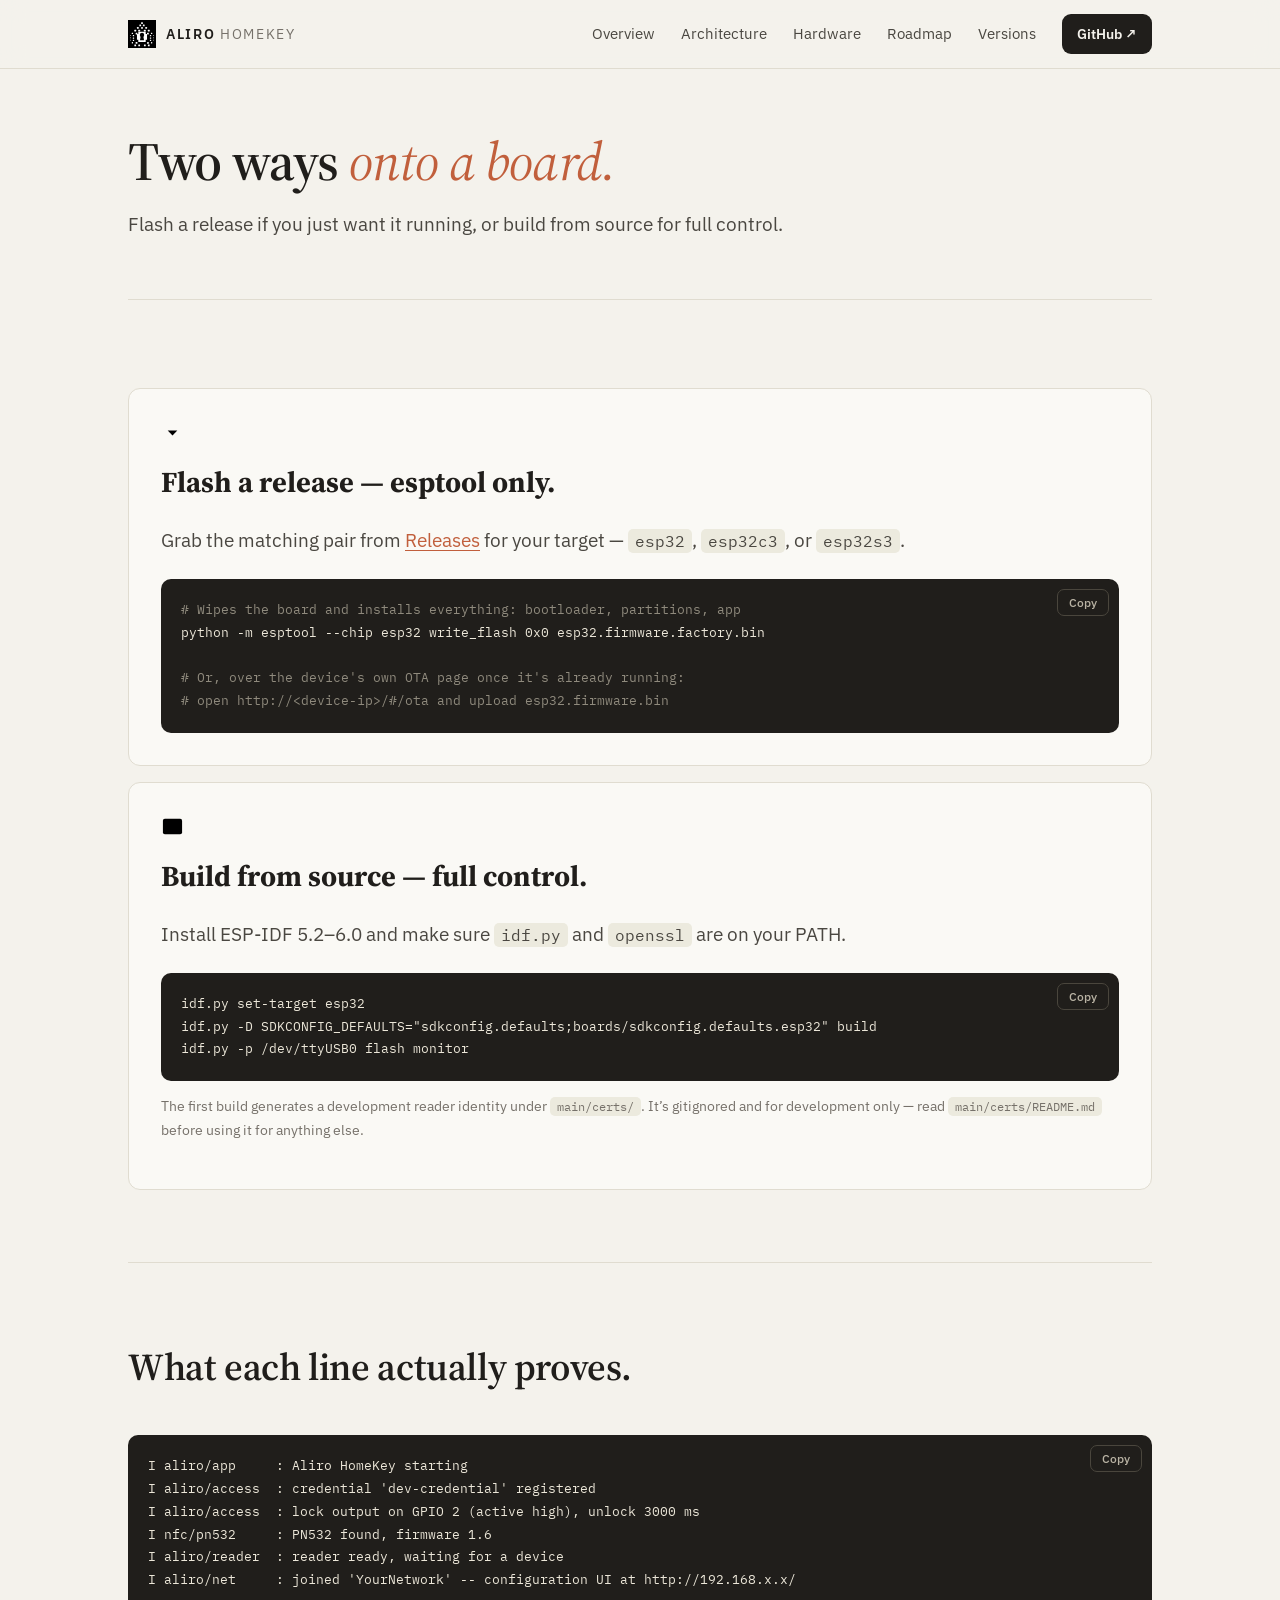
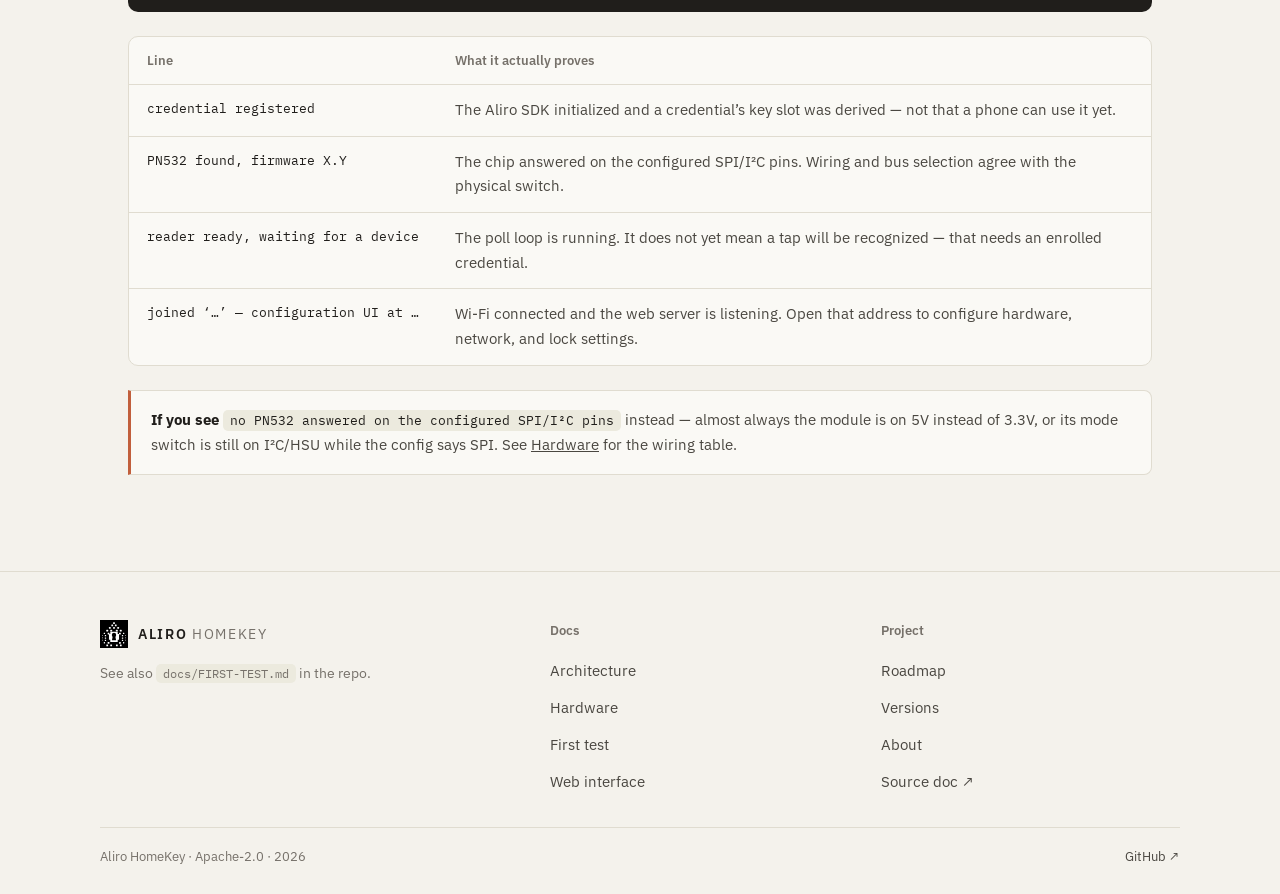
<file: website/first-test.html>
<!doctype html>
<html lang="en">
<head>
<meta charset="utf-8">
<meta name="viewport" content="width=device-width, initial-scale=1">
<meta name="theme-color" content="#f4f2ec">
<meta name="description" content="Flash Aliro HomeKey and understand what a healthy first boot proves.">
<meta name="robots" content="index,follow">
<link rel="canonical" href="https://ruhanpaco.github.io/Aliro-homekey/first-test.html">
<meta property="og:type" content="article">
<meta property="og:title" content="First test · Aliro HomeKey">
<meta property="og:description" content="Two ways onto a board, and what a healthy boot proves.">
<meta property="og:url" content="https://ruhanpaco.github.io/Aliro-homekey/first-test.html">
<meta property="og:image" content="https://ruhanpaco.github.io/Aliro-homekey/assets/aliro-mark.svg">
<link rel="icon" href="assets/aliro-mark.svg" type="image/svg+xml">
<link rel="preconnect" href="https://fonts.googleapis.com">
<link rel="preconnect" href="https://fonts.gstatic.com" crossorigin>
<link href="https://fonts.googleapis.com/css2?family=Source+Serif+4:ital,opsz,wght@0,8..60,400;0,8..60,600;1,8..60,400&family=IBM+Plex+Mono:wght@400;500&family=IBM+Plex+Sans:wght@400;500;600;700&display=swap" rel="stylesheet">
<link rel="stylesheet" href="assets/site.css?v=20260909">
<title>First test · Aliro HomeKey</title>
</head>
<body>
<a class="skip" href="#main">Skip to content</a>

<header class="site-header">
  <div class="wrap header-inner">
    <a class="brand" href="index.html" aria-label="Aliro HomeKey home">
      <img src="assets/aliro-mark.svg" alt="" width="28" height="28">
      <span>ALIRO <em>HOMEKEY</em></span>
    </a>
    <button class="nav-toggle" type="button" aria-expanded="false" aria-controls="primary-nav">Menu</button>
    <nav class="site-nav" id="primary-nav" aria-label="Primary">
      <a class="nav-link" href="index.html">Overview</a>
      <a class="nav-link" href="architecture.html">Architecture</a>
      <a class="nav-link" href="hardware.html">Hardware</a>
      <a class="nav-link" href="roadmap.html">Roadmap</a>
      <a class="nav-link" href="releases.html">Versions</a>
      <span class="nav-cta">
        <a class="btn primary small" href="https://github.com/Ruhanpaco/Aliro-homekey">GitHub ↗</a>
      </span>
    </nav>
  </div>
</header>

<main id="main" class="wrap">
  <section class="page-hero">
    <h1>Two ways <em>onto a board.</em></h1>
    <p class="lead">Flash a release if you just want it running, or build from source for full control.</p>
  </section>

  <section class="section">
    <article class="option">
      <svg class="ic" aria-hidden="true"><use href="assets/icons.svg#download"/></svg>
      <h2>Flash a release &mdash; esptool only.</h2>
      <p class="lead">Grab the matching pair from <a href="https://github.com/Ruhanpaco/Aliro-homekey/releases">Releases</a> for your target &mdash; <code class="inline">esp32</code>, <code class="inline">esp32c3</code>, or <code class="inline">esp32s3</code>.</p>
      <div class="codeblock">
        <button class="copy-btn" type="button">Copy</button>
<pre><span class="c"># Wipes the board and installs everything: bootloader, partitions, app</span>
python -m esptool --chip esp32 write_flash 0x0 esp32.firmware.factory.bin

<span class="c"># Or, over the device's own OTA page once it's already running:</span>
<span class="c"># open http://&lt;device-ip&gt;/#/ota and upload esp32.firmware.bin</span></pre>
      </div>
    </article>

    <article class="option">
      <svg class="ic" aria-hidden="true"><use href="assets/icons.svg#terminal"/></svg>
      <h2>Build from source &mdash; full control.</h2>
      <p class="lead">Install ESP-IDF 5.2&ndash;6.0 and make sure <code class="inline">idf.py</code> and <code class="inline">openssl</code> are on your PATH.</p>
      <div class="codeblock">
        <button class="copy-btn" type="button">Copy</button>
<pre>idf.py set-target esp32
idf.py -D SDKCONFIG_DEFAULTS="sdkconfig.defaults;boards/sdkconfig.defaults.esp32" build
idf.py -p /dev/ttyUSB0 flash monitor</pre>
      </div>
      <p class="muted" style="font-size:14px">The first build generates a development reader identity under <code class="inline">main/certs/</code>. It&rsquo;s gitignored and for development only &mdash; read <code class="inline">main/certs/README.md</code> before using it for anything else.</p>
    </article>
  </section>

  <section class="section">
    <div class="section-head">
      <h2>What each line actually proves.</h2>
    </div>
    <div class="codeblock">
      <button class="copy-btn" type="button">Copy</button>
<pre>I aliro/app     : Aliro HomeKey starting
I aliro/access  : credential 'dev-credential' registered
I aliro/access  : lock output on GPIO 2 (active high), unlock 3000 ms
I nfc/pn532     : PN532 found, firmware 1.6
I aliro/reader  : reader ready, waiting for a device
I aliro/net     : joined 'YourNetwork' -- configuration UI at http://192.168.x.x/</pre>
    </div>
    <div class="tablewrap">
      <table class="spec">
        <thead><tr><th>Line</th><th>What it actually proves</th></tr></thead>
        <tbody>
          <tr><td>credential registered</td><td>The Aliro SDK initialized and a credential&rsquo;s key slot was derived &mdash; not that a phone can use it yet.</td></tr>
          <tr><td>PN532 found, firmware X.Y</td><td>The chip answered on the configured SPI/I&sup2;C pins. Wiring and bus selection agree with the physical switch.</td></tr>
          <tr><td>reader ready, waiting for a device</td><td>The poll loop is running. It does not yet mean a tap will be recognized &mdash; that needs an enrolled credential.</td></tr>
          <tr><td>joined &lsquo;&hellip;&rsquo; &mdash; configuration UI at &hellip;</td><td>Wi-Fi connected and the web server is listening. Open that address to configure hardware, network, and lock settings.</td></tr>
        </tbody>
      </table>
    </div>
    <div class="callout"><strong>If you see <code class="inline">no PN532 answered on the configured SPI/I&sup2;C pins</code></strong> instead &mdash; almost always the module is on 5V instead of 3.3V, or its mode switch is still on I&sup2;C/HSU while the config says SPI. See <a href="hardware.html">Hardware</a> for the wiring table.</div>
  </section>
</main>

<footer class="site-footer">
  <div class="wrap footer-grid">
    <div class="footer-brand">
      <a class="brand" href="index.html" aria-label="Aliro HomeKey home">
        <img src="assets/aliro-mark.svg" alt="" width="26" height="26">
        <span>ALIRO <em>HOMEKEY</em></span>
      </a>
      <p>See also <code class="inline">docs/FIRST-TEST.md</code> in the repo.</p>
    </div>
    <div>
      <h4>Docs</h4>
      <ul>
        <li><a href="architecture.html">Architecture</a></li>
        <li><a href="hardware.html">Hardware</a></li>
        <li><a href="first-test.html">First test</a></li>
        <li><a href="web.html">Web interface</a></li>
      </ul>
    </div>
    <div>
      <h4>Project</h4>
      <ul>
        <li><a href="roadmap.html">Roadmap</a></li>
        <li><a href="releases.html">Versions</a></li>
        <li><a href="about.html">About</a></li>
        <li><a href="https://github.com/Ruhanpaco/Aliro-homekey/blob/main/docs/FIRST-TEST.md">Source doc ↗</a></li>
      </ul>
    </div>
  </div>
  <div class="wrap footer-bottom">
    <span>Aliro HomeKey · Apache-2.0 · <span data-year>2026</span></span>
    <a href="https://github.com/Ruhanpaco/Aliro-homekey">GitHub ↗</a>
  </div>
</footer>

<script>
(function () {
  var btn = document.querySelector('.nav-toggle');
  var nav = document.getElementById('primary-nav');
  if (btn && nav) {
    btn.addEventListener('click', function () {
      var open = nav.classList.toggle('open');
      btn.setAttribute('aria-expanded', open ? 'true' : 'false');
    });
  }
  document.querySelectorAll('[data-year]').forEach(function (el) {
    el.textContent = new Date().getFullYear();
  });
  document.querySelectorAll('.codeblock').forEach(function (box) {
    var b = box.querySelector('.copy-btn');
    var pre = box.querySelector('pre');
    if (b && pre) {
      b.addEventListener('click', function () {
        var done = function () { b.textContent = 'Copied'; setTimeout(function () { b.textContent = 'Copy'; }, 1600); };
        if (navigator.clipboard && navigator.clipboard.writeText) {
          navigator.clipboard.writeText(pre.innerText).then(done, done);
        }
      });
    }
  });
})();
</script>
</body>
</html>
</file>
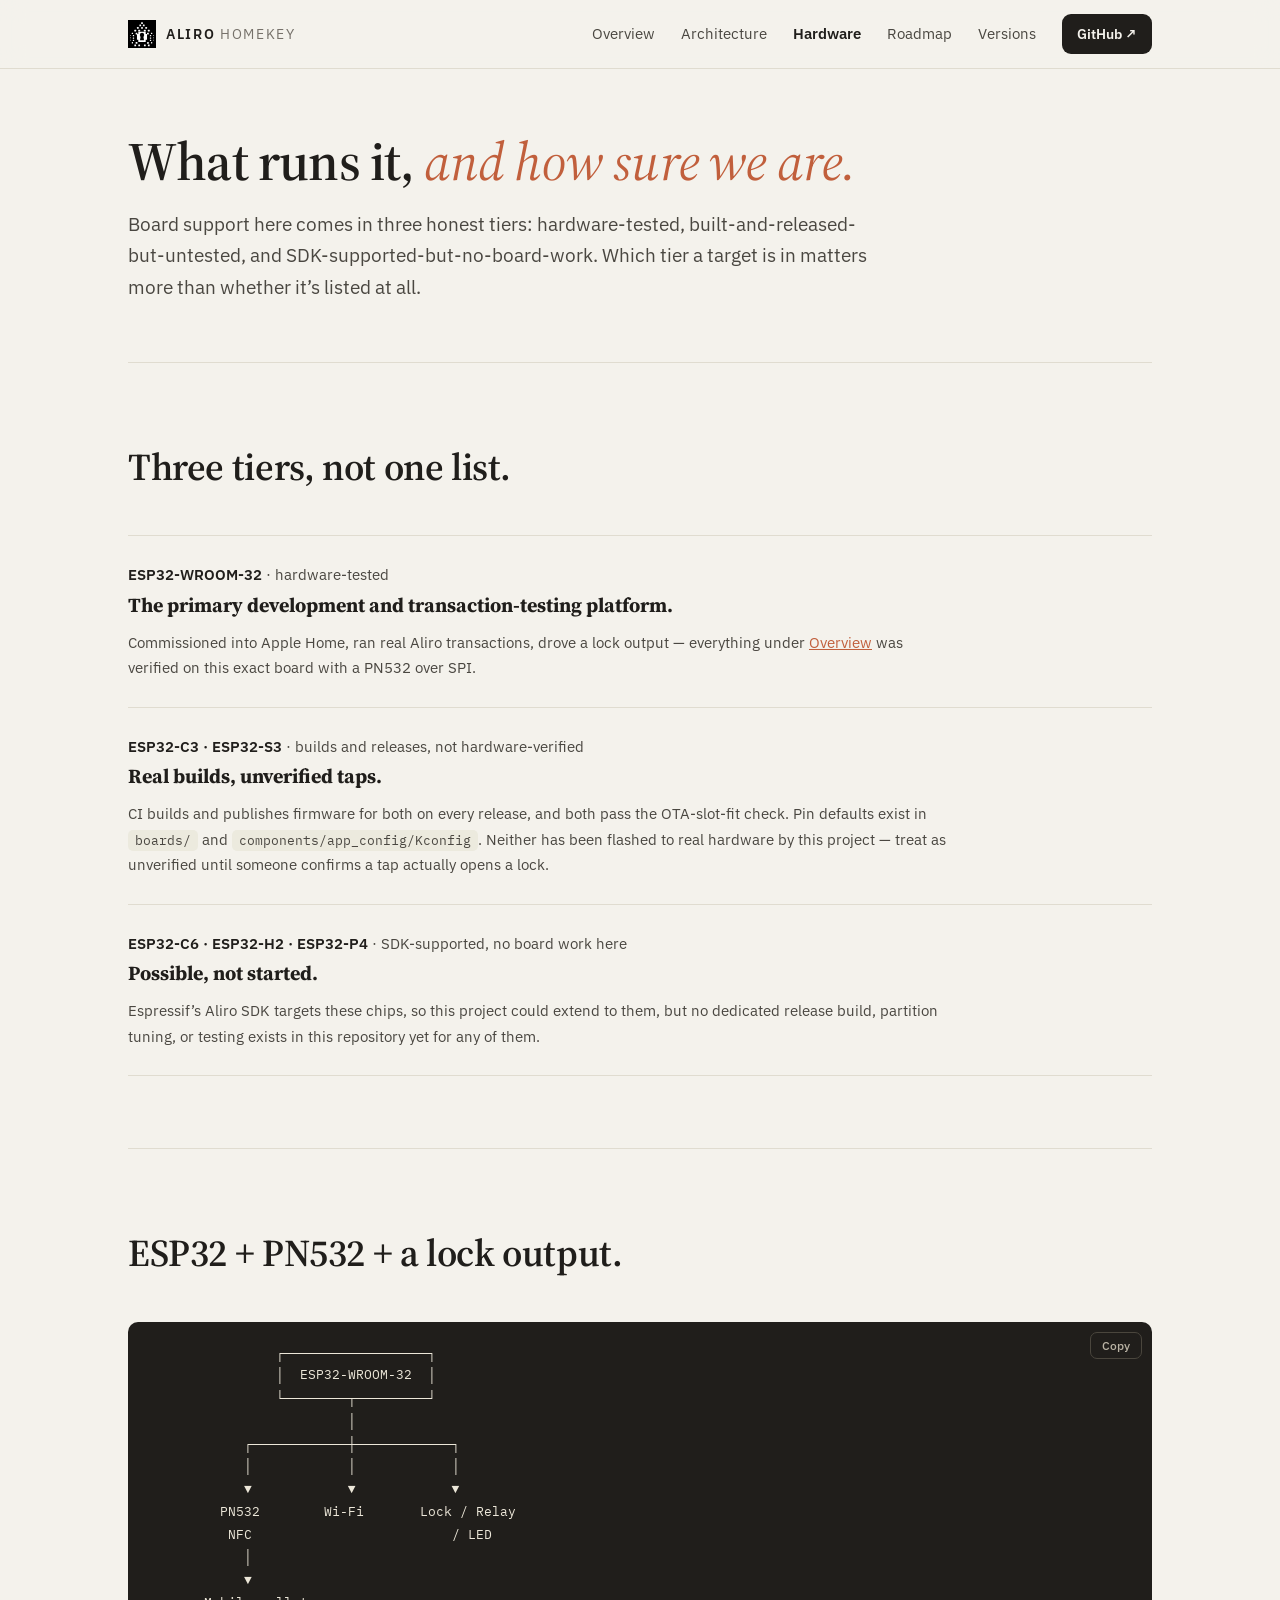
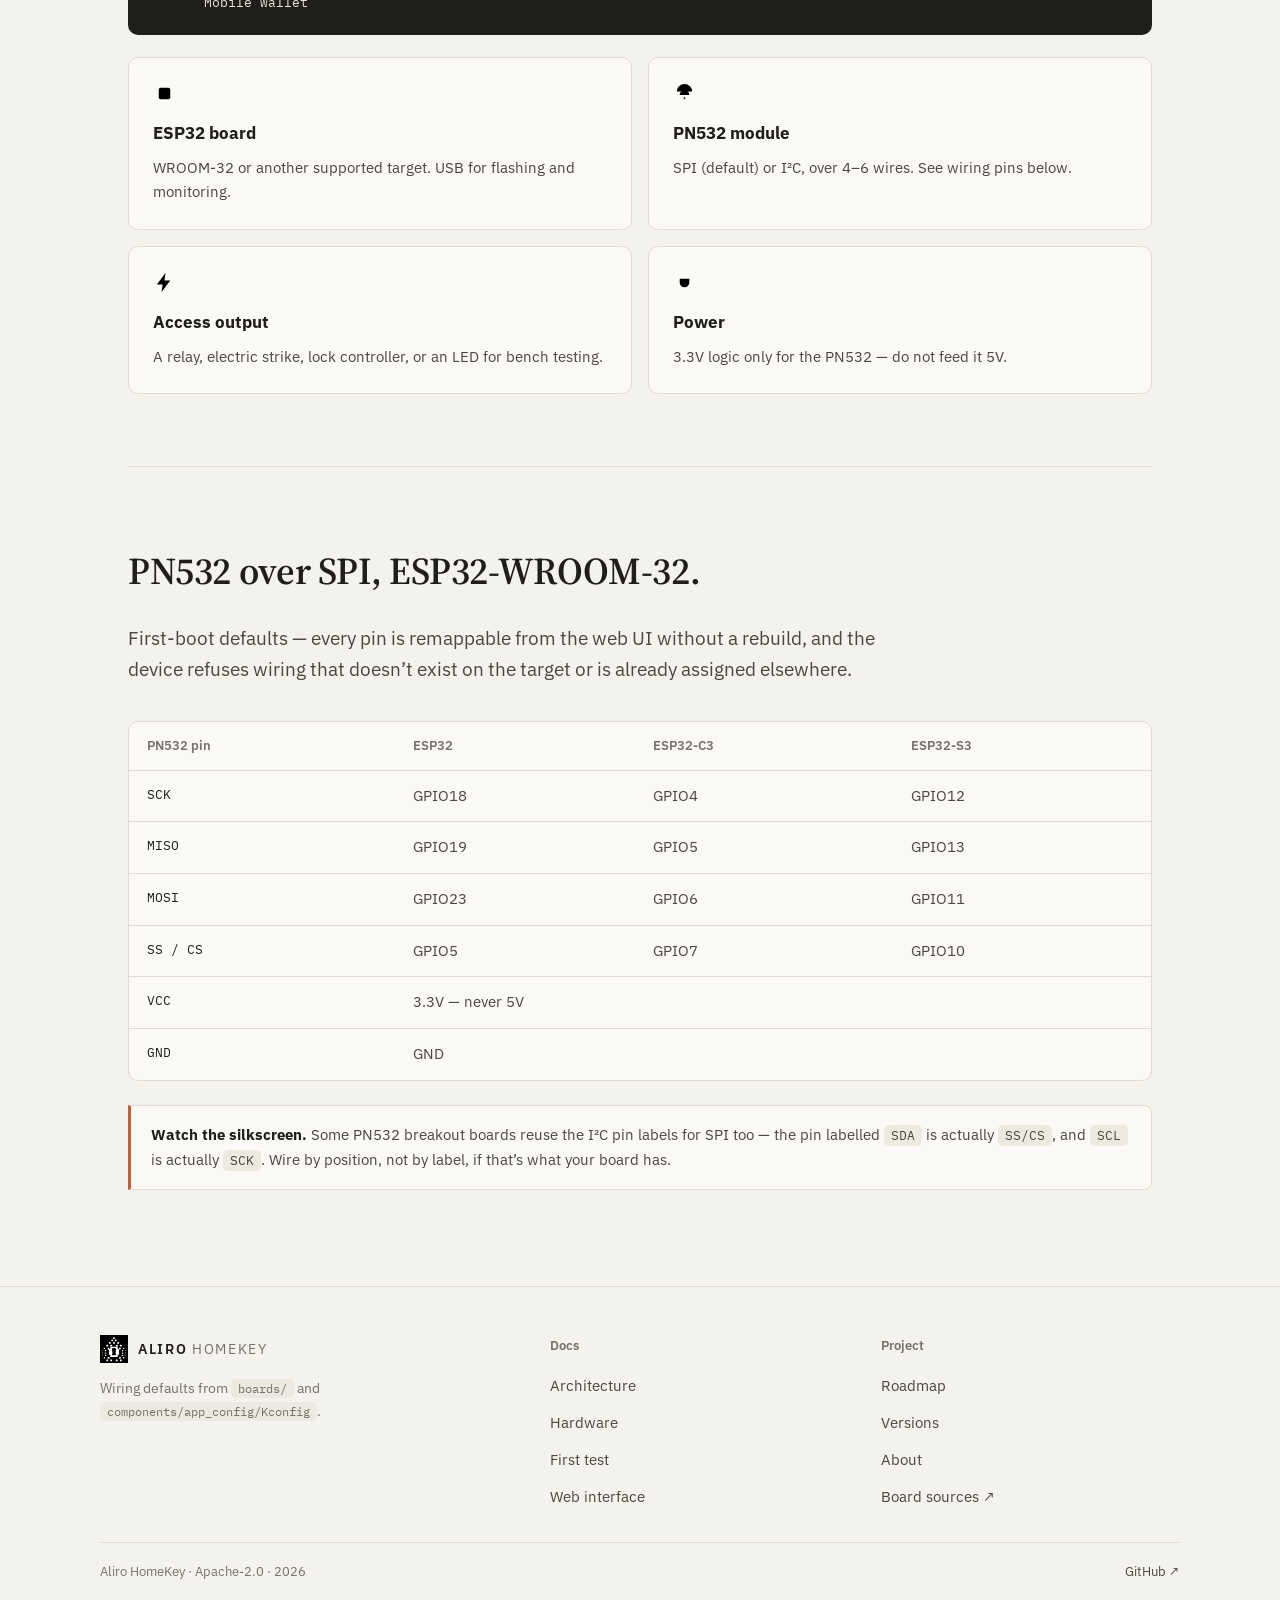
<file: website/hardware.html>
<!doctype html>
<html lang="en">
<head>
<meta charset="utf-8">
<meta name="viewport" content="width=device-width, initial-scale=1">
<meta name="theme-color" content="#f4f2ec">
<meta name="description" content="Aliro HomeKey hardware: supported ESP32 targets, PN532 NFC frontend, wiring, and lock output.">
<meta name="robots" content="index,follow">
<link rel="canonical" href="https://ruhanpaco.github.io/Aliro-homekey/hardware.html">
<meta property="og:type" content="article">
<meta property="og:title" content="Hardware · Aliro HomeKey">
<meta property="og:description" content="ESP32 targets, NFC frontend, buses, lock output and board support tiers.">
<meta property="og:url" content="https://ruhanpaco.github.io/Aliro-homekey/hardware.html">
<meta property="og:image" content="https://ruhanpaco.github.io/Aliro-homekey/assets/aliro-mark.svg">
<link rel="icon" href="assets/aliro-mark.svg" type="image/svg+xml">
<link rel="preconnect" href="https://fonts.googleapis.com">
<link rel="preconnect" href="https://fonts.gstatic.com" crossorigin>
<link href="https://fonts.googleapis.com/css2?family=Source+Serif+4:ital,opsz,wght@0,8..60,400;0,8..60,600;1,8..60,400&family=IBM+Plex+Mono:wght@400;500&family=IBM+Plex+Sans:wght@400;500;600;700&display=swap" rel="stylesheet">
<link rel="stylesheet" href="assets/site.css?v=20260909">
<title>Hardware · Aliro HomeKey</title>
</head>
<body>
<a class="skip" href="#main">Skip to content</a>

<header class="site-header">
  <div class="wrap header-inner">
    <a class="brand" href="index.html" aria-label="Aliro HomeKey home">
      <img src="assets/aliro-mark.svg" alt="" width="28" height="28">
      <span>ALIRO <em>HOMEKEY</em></span>
    </a>
    <button class="nav-toggle" type="button" aria-expanded="false" aria-controls="primary-nav">Menu</button>
    <nav class="site-nav" id="primary-nav" aria-label="Primary">
      <a class="nav-link" href="index.html">Overview</a>
      <a class="nav-link" href="architecture.html">Architecture</a>
      <a class="nav-link" href="hardware.html" aria-current="page">Hardware</a>
      <a class="nav-link" href="roadmap.html">Roadmap</a>
      <a class="nav-link" href="releases.html">Versions</a>
      <span class="nav-cta">
        <a class="btn primary small" href="https://github.com/Ruhanpaco/Aliro-homekey">GitHub ↗</a>
      </span>
    </nav>
  </div>
</header>

<main id="main" class="wrap">
  <section class="page-hero">
    <h1>What runs it, <em>and how sure we are.</em></h1>
    <p class="lead">Board support here comes in three honest tiers: hardware-tested, built-and-released-but-untested, and SDK-supported-but-no-board-work. Which tier a target is in matters more than whether it&rsquo;s listed at all.</p>
  </section>

  <section class="section">
    <div class="section-head">
      <h2>Three tiers, not one list.</h2>
    </div>
    <div class="rows">
      <article>
        <p class="fact-line"><strong>ESP32-WROOM-32</strong> · hardware-tested</p>
        <h3>The primary development and transaction-testing platform.</h3>
        <p>Commissioned into Apple Home, ran real Aliro transactions, drove a lock output &mdash; everything under <a href="index.html">Overview</a> was verified on this exact board with a PN532 over SPI.</p>
      </article>
      <article>
        <p class="fact-line"><strong>ESP32-C3 · ESP32-S3</strong> · builds and releases, not hardware-verified</p>
        <h3>Real builds, unverified taps.</h3>
        <p>CI builds and publishes firmware for both on every release, and both pass the OTA-slot-fit check. Pin defaults exist in <code class="inline">boards/</code> and <code class="inline">components/app_config/Kconfig</code>. Neither has been flashed to real hardware by this project &mdash; treat as unverified until someone confirms a tap actually opens a lock.</p>
      </article>
      <article>
        <p class="fact-line"><strong>ESP32-C6 · ESP32-H2 · ESP32-P4</strong> · SDK-supported, no board work here</p>
        <h3>Possible, not started.</h3>
        <p>Espressif&rsquo;s Aliro SDK targets these chips, so this project could extend to them, but no dedicated release build, partition tuning, or testing exists in this repository yet for any of them.</p>
      </article>
    </div>
  </section>

  <section class="section">
    <div class="section-head">
      <h2>ESP32 + PN532 + a lock output.</h2>
    </div>
    <div class="codeblock">
      <button class="copy-btn" type="button">Copy</button>
<pre>                ┌──────────────────┐
                │  ESP32-WROOM-32  │
                └────────┬─────────┘
                         │
            ┌────────────┼────────────┐
            │            │            │
            ▼            ▼            ▼
         PN532        Wi-Fi       Lock / Relay
          NFC                         / LED
            │
            ▼
       Mobile wallet</pre>
    </div>
    <div class="grid two" style="margin-top:22px">
      <article class="card"><svg class="ic" aria-hidden="true"><use href="assets/icons.svg#cpu"/></svg><h3>ESP32 board</h3><p>WROOM-32 or another supported target. USB for flashing and monitoring.</p></article>
      <article class="card"><svg class="ic" aria-hidden="true"><use href="assets/icons.svg#waves"/></svg><h3>PN532 module</h3><p>SPI (default) or I&sup2;C, over 4&ndash;6 wires. See wiring pins below.</p></article>
      <article class="card"><svg class="ic" aria-hidden="true"><use href="assets/icons.svg#zap"/></svg><h3>Access output</h3><p>A relay, electric strike, lock controller, or an LED for bench testing.</p></article>
      <article class="card"><svg class="ic" aria-hidden="true"><use href="assets/icons.svg#plug"/></svg><h3>Power</h3><p>3.3V logic only for the PN532 &mdash; do not feed it 5V.</p></article>
    </div>
  </section>

  <section class="section">
    <div class="section-head">
      <h2>PN532 over SPI, ESP32-WROOM-32.</h2>
      <p class="lead">First-boot defaults &mdash; every pin is remappable from the web UI without a rebuild, and the device refuses wiring that doesn&rsquo;t exist on the target or is already assigned elsewhere.</p>
    </div>
    <div class="tablewrap">
      <table class="spec">
        <thead><tr><th>PN532 pin</th><th>ESP32</th><th>ESP32-C3</th><th>ESP32-S3</th></tr></thead>
        <tbody>
          <tr><td>SCK</td><td>GPIO18</td><td>GPIO4</td><td>GPIO12</td></tr>
          <tr><td>MISO</td><td>GPIO19</td><td>GPIO5</td><td>GPIO13</td></tr>
          <tr><td>MOSI</td><td>GPIO23</td><td>GPIO6</td><td>GPIO11</td></tr>
          <tr><td>SS / CS</td><td>GPIO5</td><td>GPIO7</td><td>GPIO10</td></tr>
          <tr><td>VCC</td><td colspan="3">3.3V &mdash; never 5V</td></tr>
          <tr><td>GND</td><td colspan="3">GND</td></tr>
        </tbody>
      </table>
    </div>
    <div class="callout"><strong>Watch the silkscreen.</strong> Some PN532 breakout boards reuse the I&sup2;C pin labels for SPI too &mdash; the pin labelled <code class="inline">SDA</code> is actually <code class="inline">SS/CS</code>, and <code class="inline">SCL</code> is actually <code class="inline">SCK</code>. Wire by position, not by label, if that&rsquo;s what your board has.</div>
  </section>
</main>

<footer class="site-footer">
  <div class="wrap footer-grid">
    <div class="footer-brand">
      <a class="brand" href="index.html" aria-label="Aliro HomeKey home">
        <img src="assets/aliro-mark.svg" alt="" width="26" height="26">
        <span>ALIRO <em>HOMEKEY</em></span>
      </a>
      <p>Wiring defaults from <code class="inline">boards/</code> and <code class="inline">components/app_config/Kconfig</code>.</p>
    </div>
    <div>
      <h4>Docs</h4>
      <ul>
        <li><a href="architecture.html">Architecture</a></li>
        <li><a href="hardware.html">Hardware</a></li>
        <li><a href="first-test.html">First test</a></li>
        <li><a href="web.html">Web interface</a></li>
      </ul>
    </div>
    <div>
      <h4>Project</h4>
      <ul>
        <li><a href="roadmap.html">Roadmap</a></li>
        <li><a href="releases.html">Versions</a></li>
        <li><a href="about.html">About</a></li>
        <li><a href="https://github.com/Ruhanpaco/Aliro-homekey/tree/main/boards">Board sources ↗</a></li>
      </ul>
    </div>
  </div>
  <div class="wrap footer-bottom">
    <span>Aliro HomeKey · Apache-2.0 · <span data-year>2026</span></span>
    <a href="https://github.com/Ruhanpaco/Aliro-homekey">GitHub ↗</a>
  </div>
</footer>

<script>
(function () {
  var btn = document.querySelector('.nav-toggle');
  var nav = document.getElementById('primary-nav');
  if (btn && nav) {
    btn.addEventListener('click', function () {
      var open = nav.classList.toggle('open');
      btn.setAttribute('aria-expanded', open ? 'true' : 'false');
    });
  }
  document.querySelectorAll('[data-year]').forEach(function (el) {
    el.textContent = new Date().getFullYear();
  });
  document.querySelectorAll('.codeblock').forEach(function (box) {
    var b = box.querySelector('.copy-btn');
    var pre = box.querySelector('pre');
    if (b && pre) {
      b.addEventListener('click', function () {
        var done = function () { b.textContent = 'Copied'; setTimeout(function () { b.textContent = 'Copy'; }, 1600); };
        if (navigator.clipboard && navigator.clipboard.writeText) {
          navigator.clipboard.writeText(pre.innerText).then(done, done);
        }
      });
    }
  });
})();
</script>
</body>
</html>
</file>
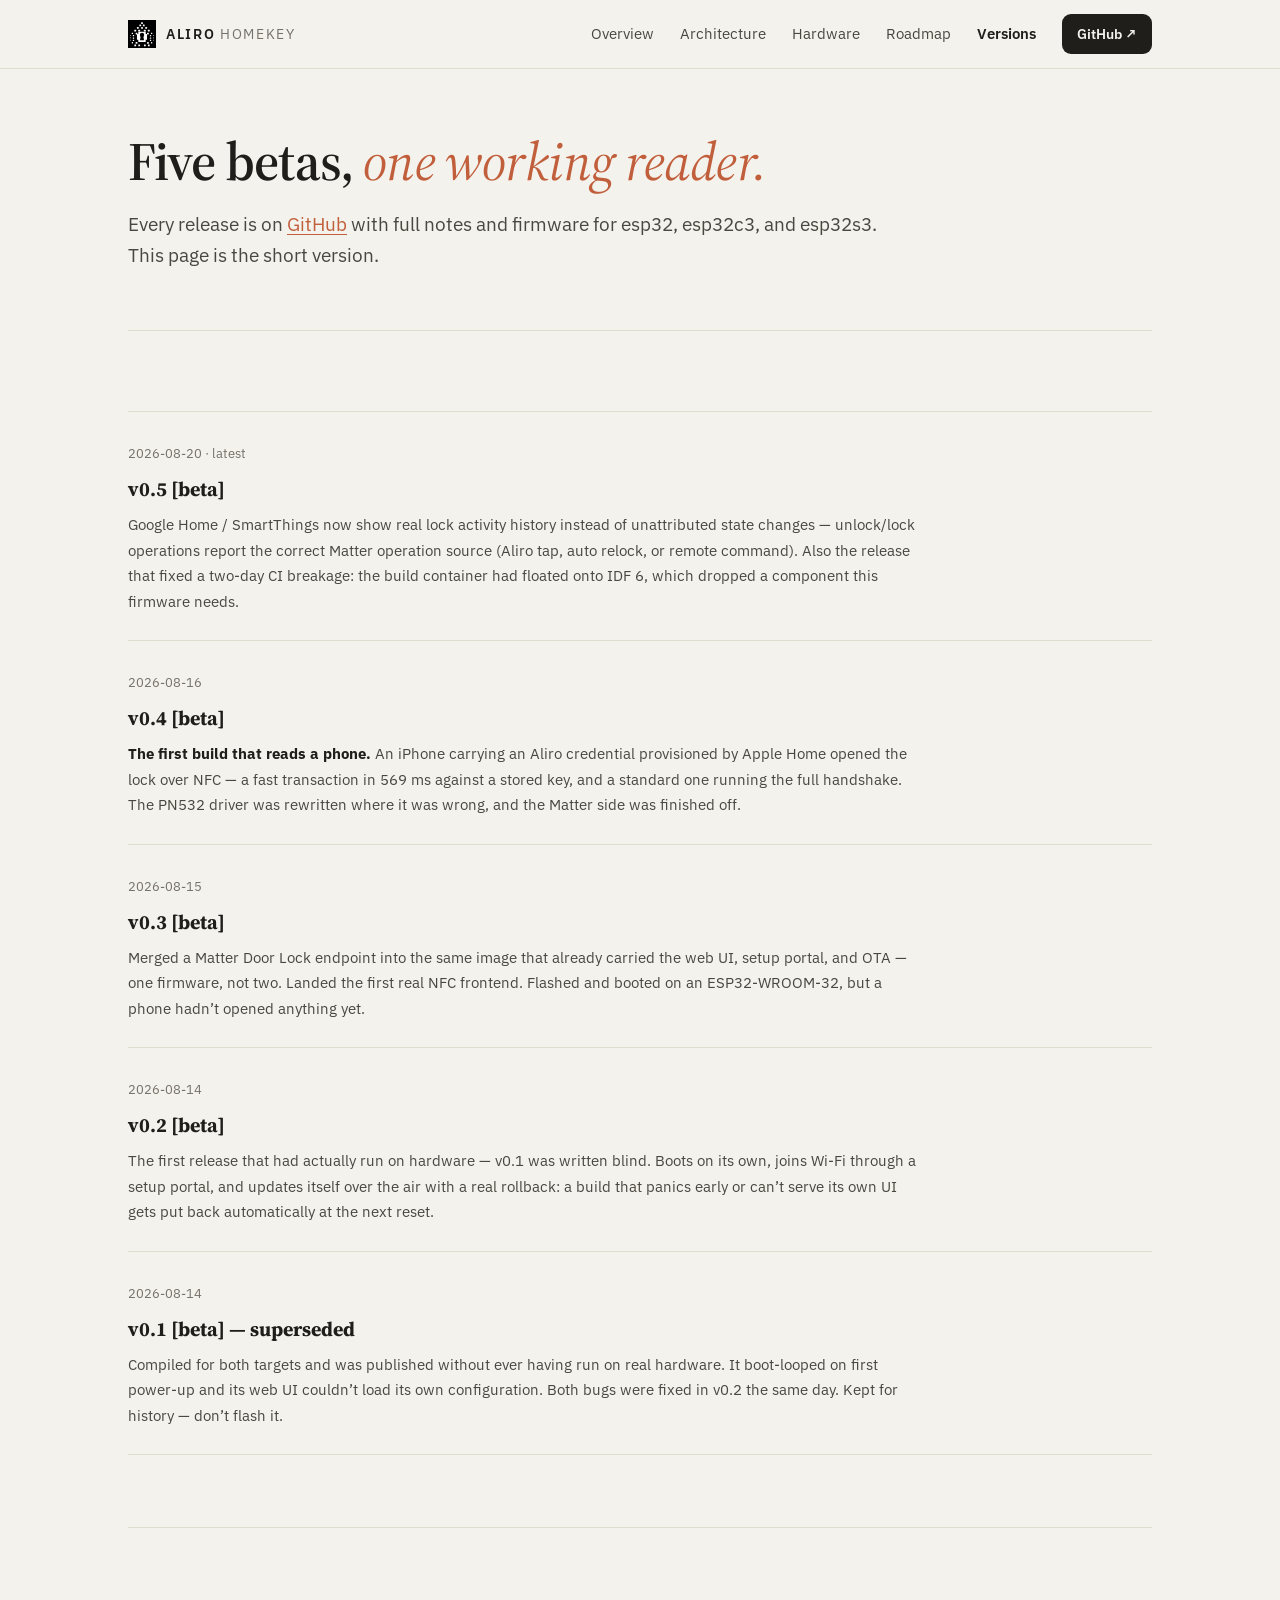
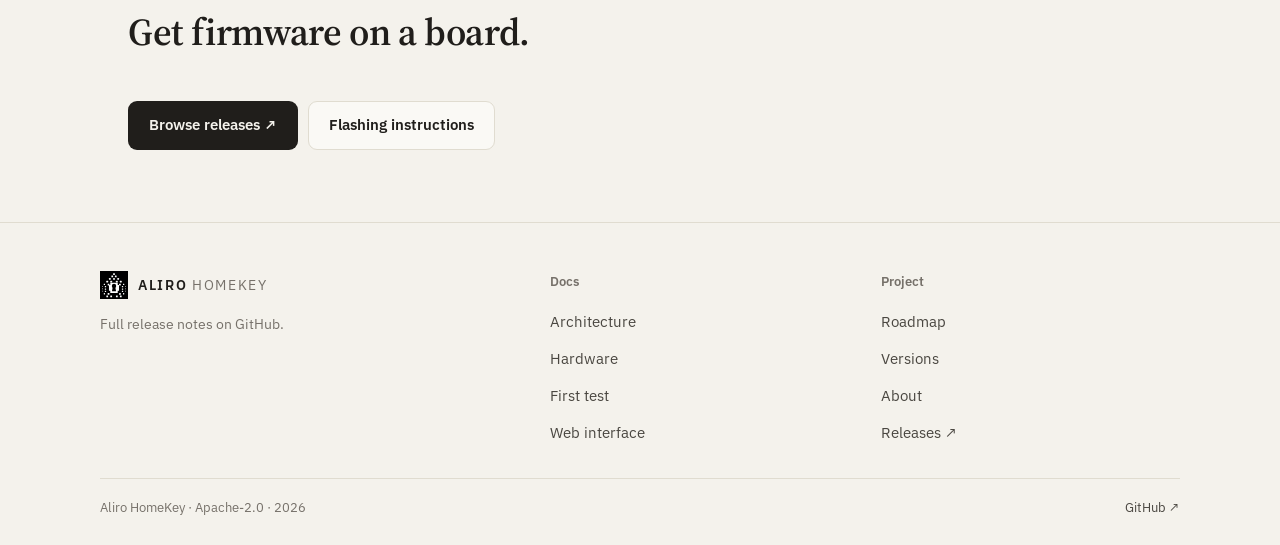
<file: website/releases.html>
<!doctype html>
<html lang="en">
<head>
<meta charset="utf-8">
<meta name="viewport" content="width=device-width, initial-scale=1">
<meta name="theme-color" content="#f4f2ec">
<meta name="description" content="Aliro HomeKey release history: v0.1 through v0.5.">
<meta name="robots" content="index,follow">
<link rel="canonical" href="https://ruhanpaco.github.io/Aliro-homekey/releases.html">
<meta property="og:type" content="article">
<meta property="og:title" content="Versions · Aliro HomeKey">
<meta property="og:description" content="v0.1 through v0.5, and what changed in each.">
<meta property="og:url" content="https://ruhanpaco.github.io/Aliro-homekey/releases.html">
<meta property="og:image" content="https://ruhanpaco.github.io/Aliro-homekey/assets/aliro-mark.svg">
<link rel="icon" href="assets/aliro-mark.svg" type="image/svg+xml">
<link rel="preconnect" href="https://fonts.googleapis.com">
<link rel="preconnect" href="https://fonts.gstatic.com" crossorigin>
<link href="https://fonts.googleapis.com/css2?family=Source+Serif+4:ital,opsz,wght@0,8..60,400;0,8..60,600;1,8..60,400&family=IBM+Plex+Mono:wght@400;500&family=IBM+Plex+Sans:wght@400;500;600;700&display=swap" rel="stylesheet">
<link rel="stylesheet" href="assets/site.css?v=20260909">
<title>Versions · Aliro HomeKey</title>
</head>
<body>
<a class="skip" href="#main">Skip to content</a>

<header class="site-header">
  <div class="wrap header-inner">
    <a class="brand" href="index.html" aria-label="Aliro HomeKey home">
      <img src="assets/aliro-mark.svg" alt="" width="28" height="28">
      <span>ALIRO <em>HOMEKEY</em></span>
    </a>
    <button class="nav-toggle" type="button" aria-expanded="false" aria-controls="primary-nav">Menu</button>
    <nav class="site-nav" id="primary-nav" aria-label="Primary">
      <a class="nav-link" href="index.html">Overview</a>
      <a class="nav-link" href="architecture.html">Architecture</a>
      <a class="nav-link" href="hardware.html">Hardware</a>
      <a class="nav-link" href="roadmap.html">Roadmap</a>
      <a class="nav-link" href="releases.html" aria-current="page">Versions</a>
      <span class="nav-cta">
        <a class="btn primary small" href="https://github.com/Ruhanpaco/Aliro-homekey">GitHub ↗</a>
      </span>
    </nav>
  </div>
</header>

<main id="main" class="wrap">
  <section class="page-hero">
    <h1>Five betas, <em>one working reader.</em></h1>
    <p class="lead">Every release is on <a href="https://github.com/Ruhanpaco/Aliro-homekey/releases">GitHub</a> with full notes and firmware for esp32, esp32c3, and esp32s3. This page is the short version.</p>
  </section>

  <section class="section">
    <div class="timeline">
      <article>
        <small>2026-08-20 · latest</small>
        <h3>v0.5 [beta]</h3>
        <p>Google Home / SmartThings now show real lock activity history instead of unattributed state changes &mdash; unlock/lock operations report the correct Matter operation source (Aliro tap, auto relock, or remote command). Also the release that fixed a two-day CI breakage: the build container had floated onto IDF 6, which dropped a component this firmware needs.</p>
      </article>
      <article>
        <small>2026-08-16</small>
        <h3>v0.4 [beta]</h3>
        <p><strong>The first build that reads a phone.</strong> An iPhone carrying an Aliro credential provisioned by Apple Home opened the lock over NFC &mdash; a fast transaction in 569&nbsp;ms against a stored key, and a standard one running the full handshake. The PN532 driver was rewritten where it was wrong, and the Matter side was finished off.</p>
      </article>
      <article>
        <small>2026-08-15</small>
        <h3>v0.3 [beta]</h3>
        <p>Merged a Matter Door Lock endpoint into the same image that already carried the web UI, setup portal, and OTA &mdash; one firmware, not two. Landed the first real NFC frontend. Flashed and booted on an ESP32-WROOM-32, but a phone hadn&rsquo;t opened anything yet.</p>
      </article>
      <article>
        <small>2026-08-14</small>
        <h3>v0.2 [beta]</h3>
        <p>The first release that had actually run on hardware &mdash; v0.1 was written blind. Boots on its own, joins Wi-Fi through a setup portal, and updates itself over the air with a real rollback: a build that panics early or can&rsquo;t serve its own UI gets put back automatically at the next reset.</p>
      </article>
      <article>
        <small>2026-08-14</small>
        <h3>v0.1 [beta] &mdash; superseded</h3>
        <p>Compiled for both targets and was published without ever having run on real hardware. It boot-looped on first power-up and its web UI couldn&rsquo;t load its own configuration. Both bugs were fixed in v0.2 the same day. Kept for history &mdash; don&rsquo;t flash it.</p>
      </article>
    </div>
  </section>

  <section class="section">
    <div class="section-head">
      <h2>Get firmware on a board.</h2>
    </div>
    <div class="hero-actions">
      <a class="btn primary" href="https://github.com/Ruhanpaco/Aliro-homekey/releases">Browse releases ↗</a>
      <a class="btn ghost" href="first-test.html">Flashing instructions</a>
    </div>
  </section>
</main>

<footer class="site-footer">
  <div class="wrap footer-grid">
    <div class="footer-brand">
      <a class="brand" href="index.html" aria-label="Aliro HomeKey home">
        <img src="assets/aliro-mark.svg" alt="" width="26" height="26">
        <span>ALIRO <em>HOMEKEY</em></span>
      </a>
      <p>Full release notes on GitHub.</p>
    </div>
    <div>
      <h4>Docs</h4>
      <ul>
        <li><a href="architecture.html">Architecture</a></li>
        <li><a href="hardware.html">Hardware</a></li>
        <li><a href="first-test.html">First test</a></li>
        <li><a href="web.html">Web interface</a></li>
      </ul>
    </div>
    <div>
      <h4>Project</h4>
      <ul>
        <li><a href="roadmap.html">Roadmap</a></li>
        <li><a href="releases.html">Versions</a></li>
        <li><a href="about.html">About</a></li>
        <li><a href="https://github.com/Ruhanpaco/Aliro-homekey/releases">Releases ↗</a></li>
      </ul>
    </div>
  </div>
  <div class="wrap footer-bottom">
    <span>Aliro HomeKey · Apache-2.0 · <span data-year>2026</span></span>
    <a href="https://github.com/Ruhanpaco/Aliro-homekey">GitHub ↗</a>
  </div>
</footer>

<script>
(function () {
  var btn = document.querySelector('.nav-toggle');
  var nav = document.getElementById('primary-nav');
  if (btn && nav) {
    btn.addEventListener('click', function () {
      var open = nav.classList.toggle('open');
      btn.setAttribute('aria-expanded', open ? 'true' : 'false');
    });
  }
  document.querySelectorAll('[data-year]').forEach(function (el) {
    el.textContent = new Date().getFullYear();
  });
})();
</script>
</body>
</html>
</file>
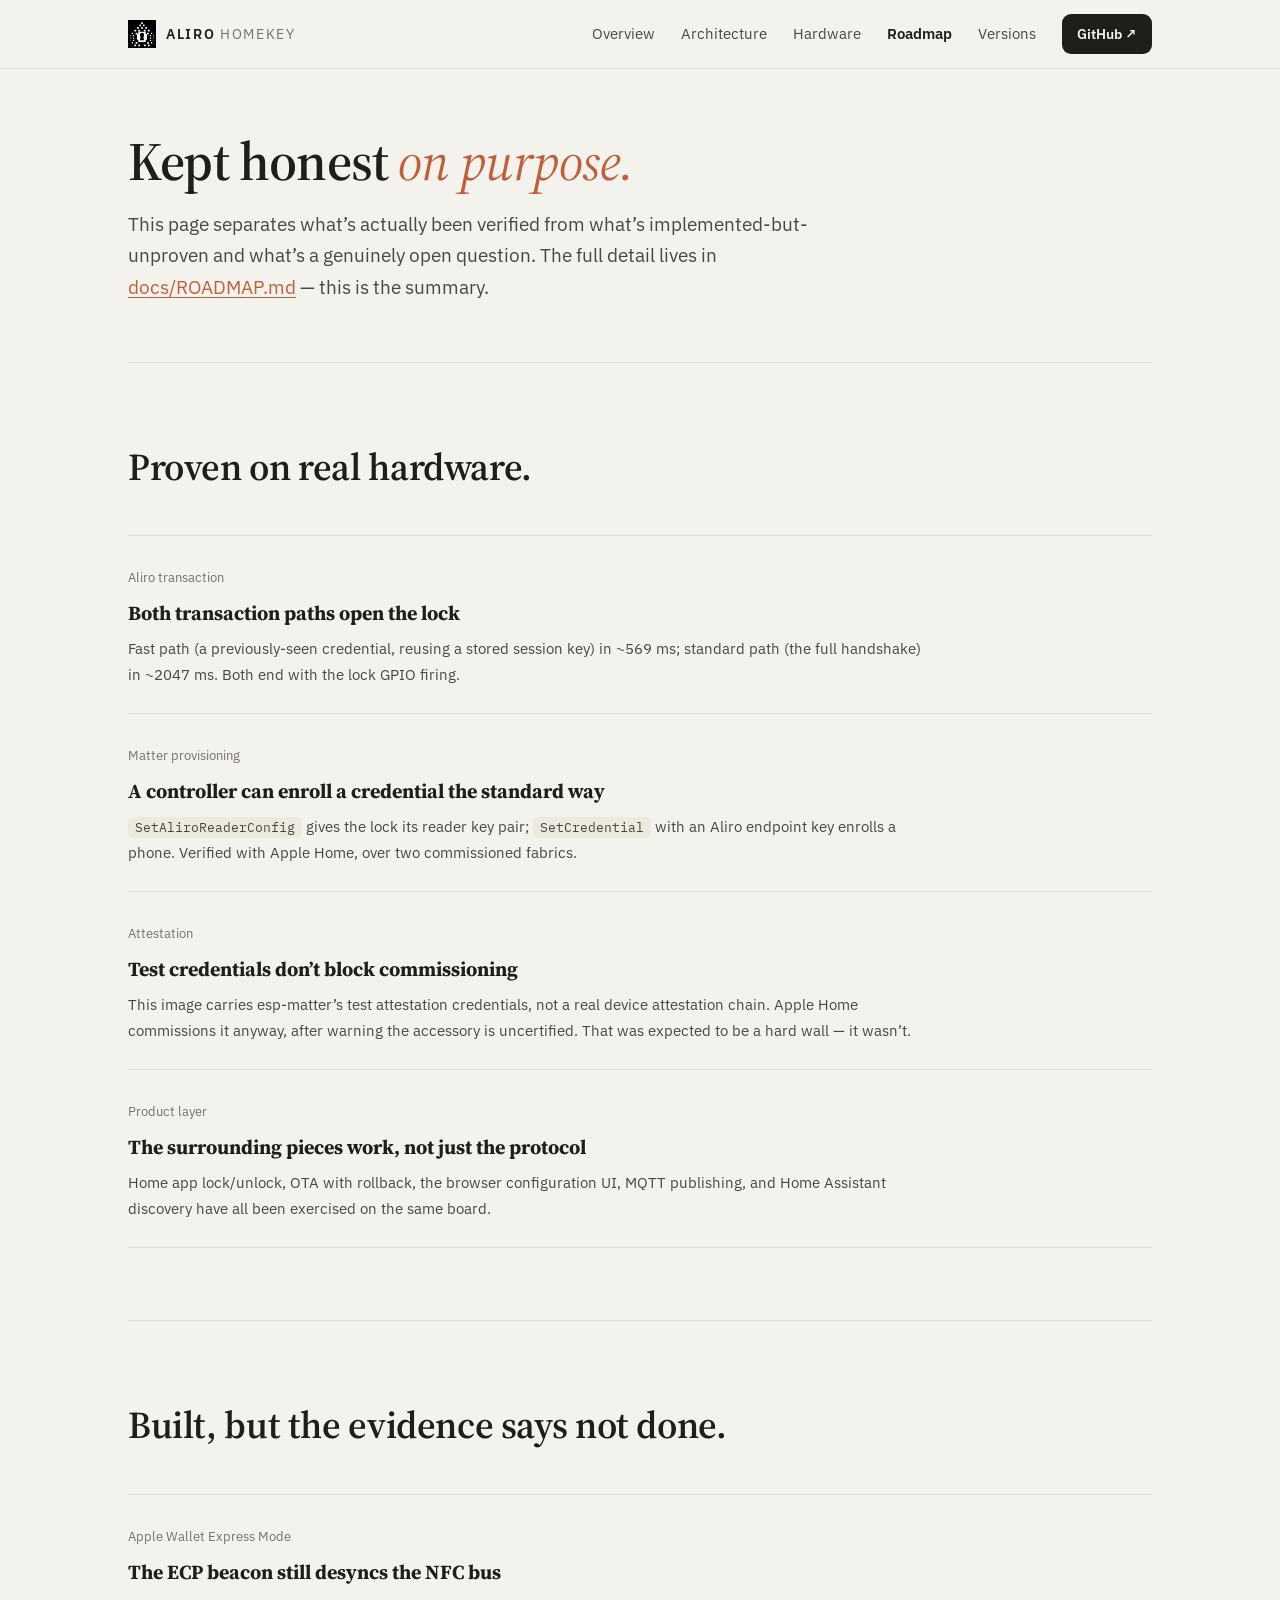
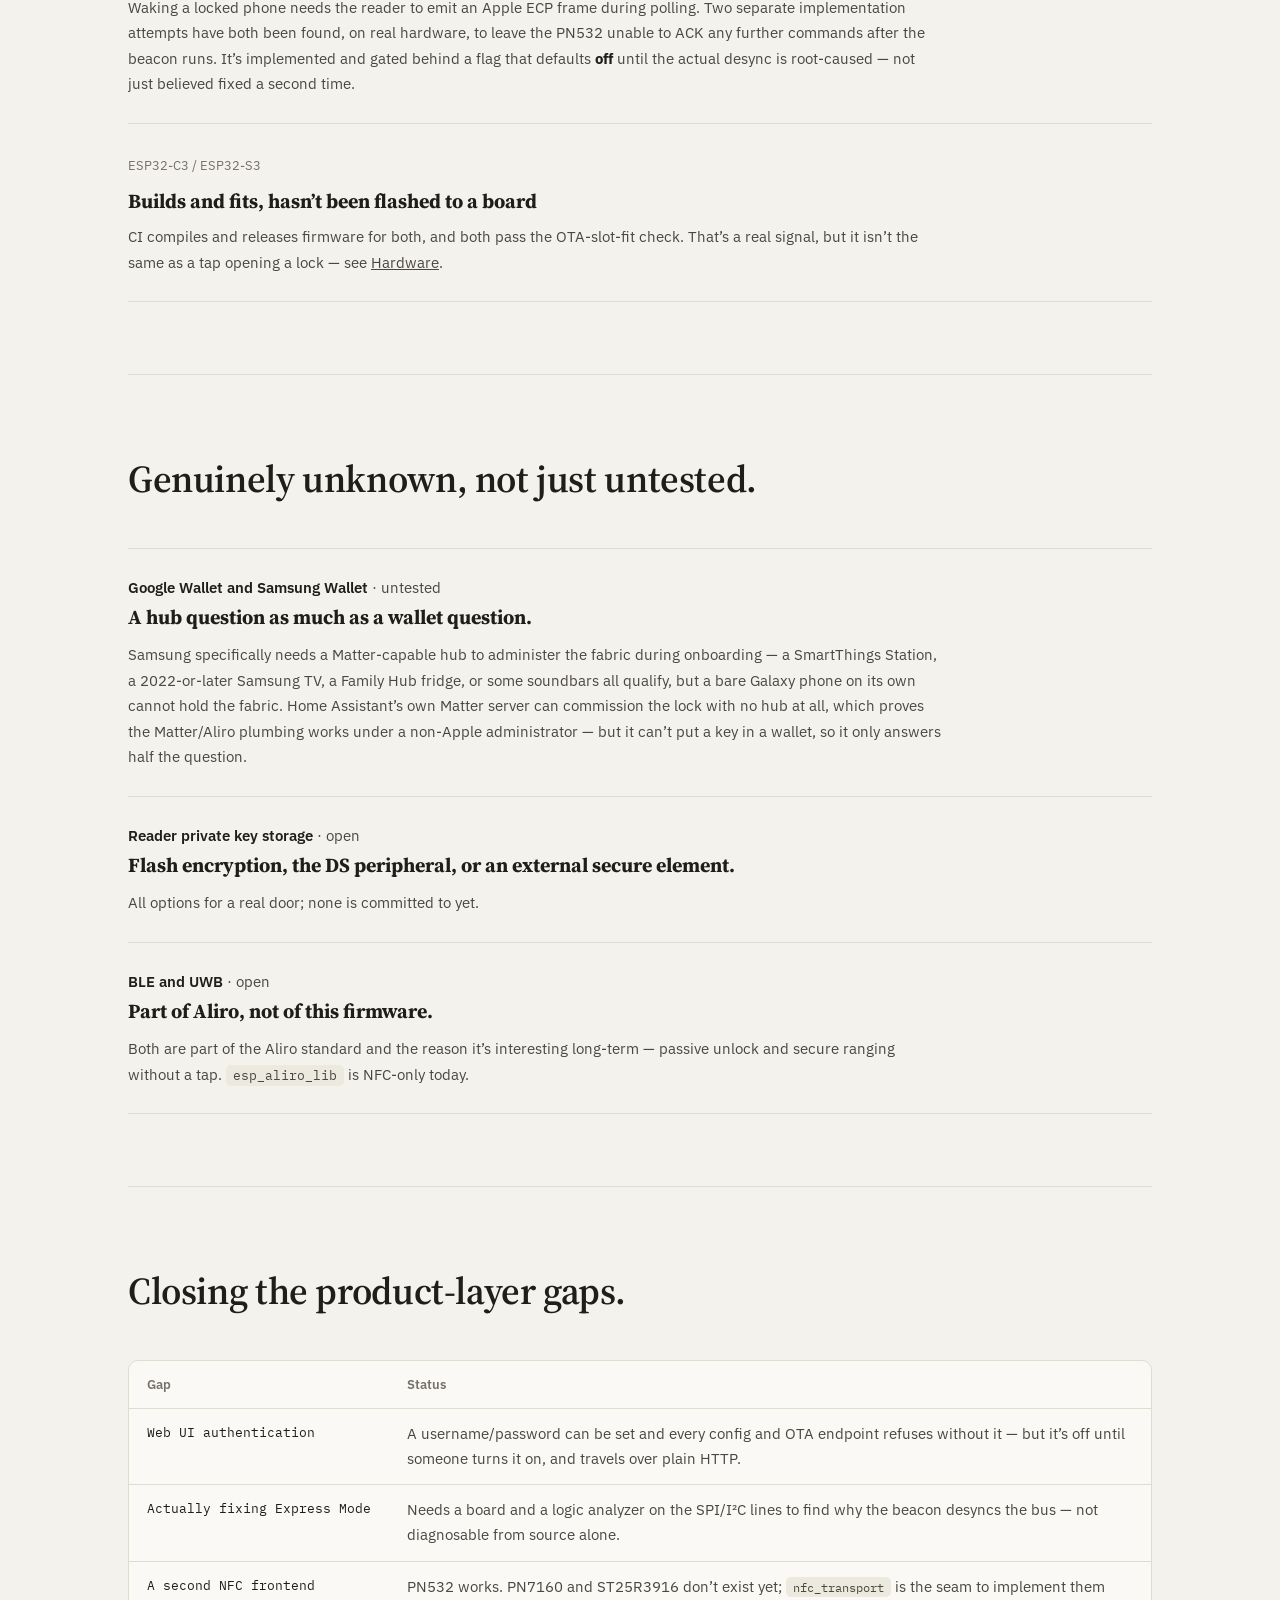
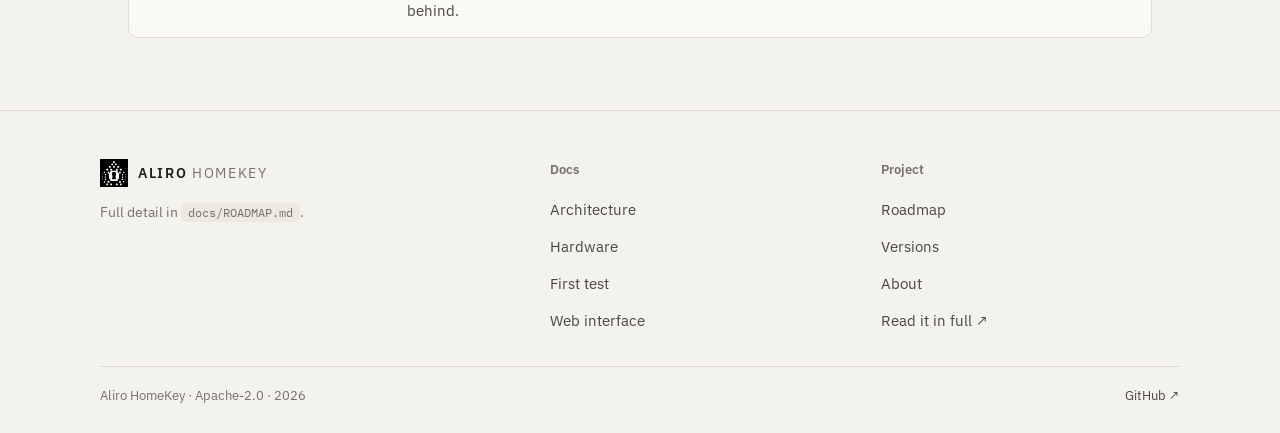
<file: website/roadmap.html>
<!doctype html>
<html lang="en">
<head>
<meta charset="utf-8">
<meta name="viewport" content="width=device-width, initial-scale=1">
<meta name="theme-color" content="#f4f2ec">
<meta name="description" content="Aliro HomeKey roadmap: what's verified, what's in progress, and what's still an open question.">
<meta name="robots" content="index,follow">
<link rel="canonical" href="https://ruhanpaco.github.io/Aliro-homekey/roadmap.html">
<meta property="og:type" content="article">
<meta property="og:title" content="Roadmap · Aliro HomeKey">
<meta property="og:description" content="What's verified, what's unreliable, and what's genuinely unknown.">
<meta property="og:url" content="https://ruhanpaco.github.io/Aliro-homekey/roadmap.html">
<meta property="og:image" content="https://ruhanpaco.github.io/Aliro-homekey/assets/aliro-mark.svg">
<link rel="icon" href="assets/aliro-mark.svg" type="image/svg+xml">
<link rel="preconnect" href="https://fonts.googleapis.com">
<link rel="preconnect" href="https://fonts.gstatic.com" crossorigin>
<link href="https://fonts.googleapis.com/css2?family=Source+Serif+4:ital,opsz,wght@0,8..60,400;0,8..60,600;1,8..60,400&family=IBM+Plex+Mono:wght@400;500&family=IBM+Plex+Sans:wght@400;500;600;700&display=swap" rel="stylesheet">
<link rel="stylesheet" href="assets/site.css?v=20260909">
<title>Roadmap · Aliro HomeKey</title>
</head>
<body>
<a class="skip" href="#main">Skip to content</a>

<header class="site-header">
  <div class="wrap header-inner">
    <a class="brand" href="index.html" aria-label="Aliro HomeKey home">
      <img src="assets/aliro-mark.svg" alt="" width="28" height="28">
      <span>ALIRO <em>HOMEKEY</em></span>
    </a>
    <button class="nav-toggle" type="button" aria-expanded="false" aria-controls="primary-nav">Menu</button>
    <nav class="site-nav" id="primary-nav" aria-label="Primary">
      <a class="nav-link" href="index.html">Overview</a>
      <a class="nav-link" href="architecture.html">Architecture</a>
      <a class="nav-link" href="hardware.html">Hardware</a>
      <a class="nav-link" href="roadmap.html" aria-current="page">Roadmap</a>
      <a class="nav-link" href="releases.html">Versions</a>
      <span class="nav-cta">
        <a class="btn primary small" href="https://github.com/Ruhanpaco/Aliro-homekey">GitHub ↗</a>
      </span>
    </nav>
  </div>
</header>

<main id="main" class="wrap">
  <section class="page-hero">
    <h1>Kept honest <em>on purpose.</em></h1>
    <p class="lead">This page separates what&rsquo;s actually been verified from what&rsquo;s implemented-but-unproven and what&rsquo;s a genuinely open question. The full detail lives in <a href="https://github.com/Ruhanpaco/Aliro-homekey/blob/main/docs/ROADMAP.md">docs/ROADMAP.md</a> &mdash; this is the summary.</p>
  </section>

  <section class="section">
    <div class="section-head">
      <h2>Proven on real hardware.</h2>
    </div>
    <div class="timeline">
      <article><small>Aliro transaction</small><h3>Both transaction paths open the lock</h3><p>Fast path (a previously-seen credential, reusing a stored session key) in ~569&nbsp;ms; standard path (the full handshake) in ~2047&nbsp;ms. Both end with the lock GPIO firing.</p></article>
      <article><small>Matter provisioning</small><h3>A controller can enroll a credential the standard way</h3><p><code class="inline">SetAliroReaderConfig</code> gives the lock its reader key pair; <code class="inline">SetCredential</code> with an Aliro endpoint key enrolls a phone. Verified with Apple Home, over two commissioned fabrics.</p></article>
      <article><small>Attestation</small><h3>Test credentials don&rsquo;t block commissioning</h3><p>This image carries esp-matter&rsquo;s test attestation credentials, not a real device attestation chain. Apple Home commissions it anyway, after warning the accessory is uncertified. That was expected to be a hard wall &mdash; it wasn&rsquo;t.</p></article>
      <article><small>Product layer</small><h3>The surrounding pieces work, not just the protocol</h3><p>Home app lock/unlock, OTA with rollback, the browser configuration UI, MQTT publishing, and Home Assistant discovery have all been exercised on the same board.</p></article>
    </div>
  </section>

  <section class="section">
    <div class="section-head">
      <h2>Built, but the evidence says not done.</h2>
    </div>
    <div class="timeline">
      <article><small>Apple Wallet Express Mode</small><h3>The ECP beacon still desyncs the NFC bus</h3><p>Waking a locked phone needs the reader to emit an Apple ECP frame during polling. Two separate implementation attempts have both been found, on real hardware, to leave the PN532 unable to ACK any further commands after the beacon runs. It&rsquo;s implemented and gated behind a flag that defaults <strong>off</strong> until the actual desync is root-caused &mdash; not just believed fixed a second time.</p></article>
      <article><small>ESP32-C3 / ESP32-S3</small><h3>Builds and fits, hasn&rsquo;t been flashed to a board</h3><p>CI compiles and releases firmware for both, and both pass the OTA-slot-fit check. That&rsquo;s a real signal, but it isn&rsquo;t the same as a tap opening a lock &mdash; see <a href="hardware.html">Hardware</a>.</p></article>
    </div>
  </section>

  <section class="section">
    <div class="section-head">
      <h2>Genuinely unknown, not just untested.</h2>
    </div>
    <div class="rows">
      <article>
        <p class="fact-line"><strong>Google Wallet and Samsung Wallet</strong> · untested</p>
        <h3>A hub question as much as a wallet question.</h3>
        <p>Samsung specifically needs a Matter-capable hub to administer the fabric during onboarding &mdash; a SmartThings Station, a 2022-or-later Samsung TV, a Family Hub fridge, or some soundbars all qualify, but a bare Galaxy phone on its own cannot hold the fabric. Home Assistant&rsquo;s own Matter server can commission the lock with no hub at all, which proves the Matter/Aliro plumbing works under a non-Apple administrator &mdash; but it can&rsquo;t put a key in a wallet, so it only answers half the question.</p>
      </article>
      <article>
        <p class="fact-line"><strong>Reader private key storage</strong> · open</p>
        <h3>Flash encryption, the DS peripheral, or an external secure element.</h3>
        <p>All options for a real door; none is committed to yet.</p>
      </article>
      <article>
        <p class="fact-line"><strong>BLE and UWB</strong> · open</p>
        <h3>Part of Aliro, not of this firmware.</h3>
        <p>Both are part of the Aliro standard and the reason it&rsquo;s interesting long-term &mdash; passive unlock and secure ranging without a tap. <code class="inline">esp_aliro_lib</code> is NFC-only today.</p>
      </article>
    </div>
  </section>

  <section class="section">
    <div class="section-head">
      <h2>Closing the product-layer gaps.</h2>
    </div>
    <div class="tablewrap">
      <table class="spec">
        <thead><tr><th>Gap</th><th>Status</th></tr></thead>
        <tbody>
          <tr><td>Web UI authentication</td><td>A username/password can be set and every config and OTA endpoint refuses without it &mdash; but it&rsquo;s off until someone turns it on, and travels over plain HTTP.</td></tr>
          <tr><td>Actually fixing Express Mode</td><td>Needs a board and a logic analyzer on the SPI/I&sup2;C lines to find why the beacon desyncs the bus &mdash; not diagnosable from source alone.</td></tr>
          <tr><td>A second NFC frontend</td><td>PN532 works. PN7160 and ST25R3916 don&rsquo;t exist yet; <code class="inline">nfc_transport</code> is the seam to implement them behind.</td></tr>
        </tbody>
      </table>
    </div>
  </section>
</main>

<footer class="site-footer">
  <div class="wrap footer-grid">
    <div class="footer-brand">
      <a class="brand" href="index.html" aria-label="Aliro HomeKey home">
        <img src="assets/aliro-mark.svg" alt="" width="26" height="26">
        <span>ALIRO <em>HOMEKEY</em></span>
      </a>
      <p>Full detail in <code class="inline">docs/ROADMAP.md</code>.</p>
    </div>
    <div>
      <h4>Docs</h4>
      <ul>
        <li><a href="architecture.html">Architecture</a></li>
        <li><a href="hardware.html">Hardware</a></li>
        <li><a href="first-test.html">First test</a></li>
        <li><a href="web.html">Web interface</a></li>
      </ul>
    </div>
    <div>
      <h4>Project</h4>
      <ul>
        <li><a href="roadmap.html">Roadmap</a></li>
        <li><a href="releases.html">Versions</a></li>
        <li><a href="about.html">About</a></li>
        <li><a href="https://github.com/Ruhanpaco/Aliro-homekey/blob/main/docs/ROADMAP.md">Read it in full ↗</a></li>
      </ul>
    </div>
  </div>
  <div class="wrap footer-bottom">
    <span>Aliro HomeKey · Apache-2.0 · <span data-year>2026</span></span>
    <a href="https://github.com/Ruhanpaco/Aliro-homekey">GitHub ↗</a>
  </div>
</footer>

<script>
(function () {
  var btn = document.querySelector('.nav-toggle');
  var nav = document.getElementById('primary-nav');
  if (btn && nav) {
    btn.addEventListener('click', function () {
      var open = nav.classList.toggle('open');
      btn.setAttribute('aria-expanded', open ? 'true' : 'false');
    });
  }
  document.querySelectorAll('[data-year]').forEach(function (el) {
    el.textContent = new Date().getFullYear();
  });
})();
</script>
</body>
</html>
</file>
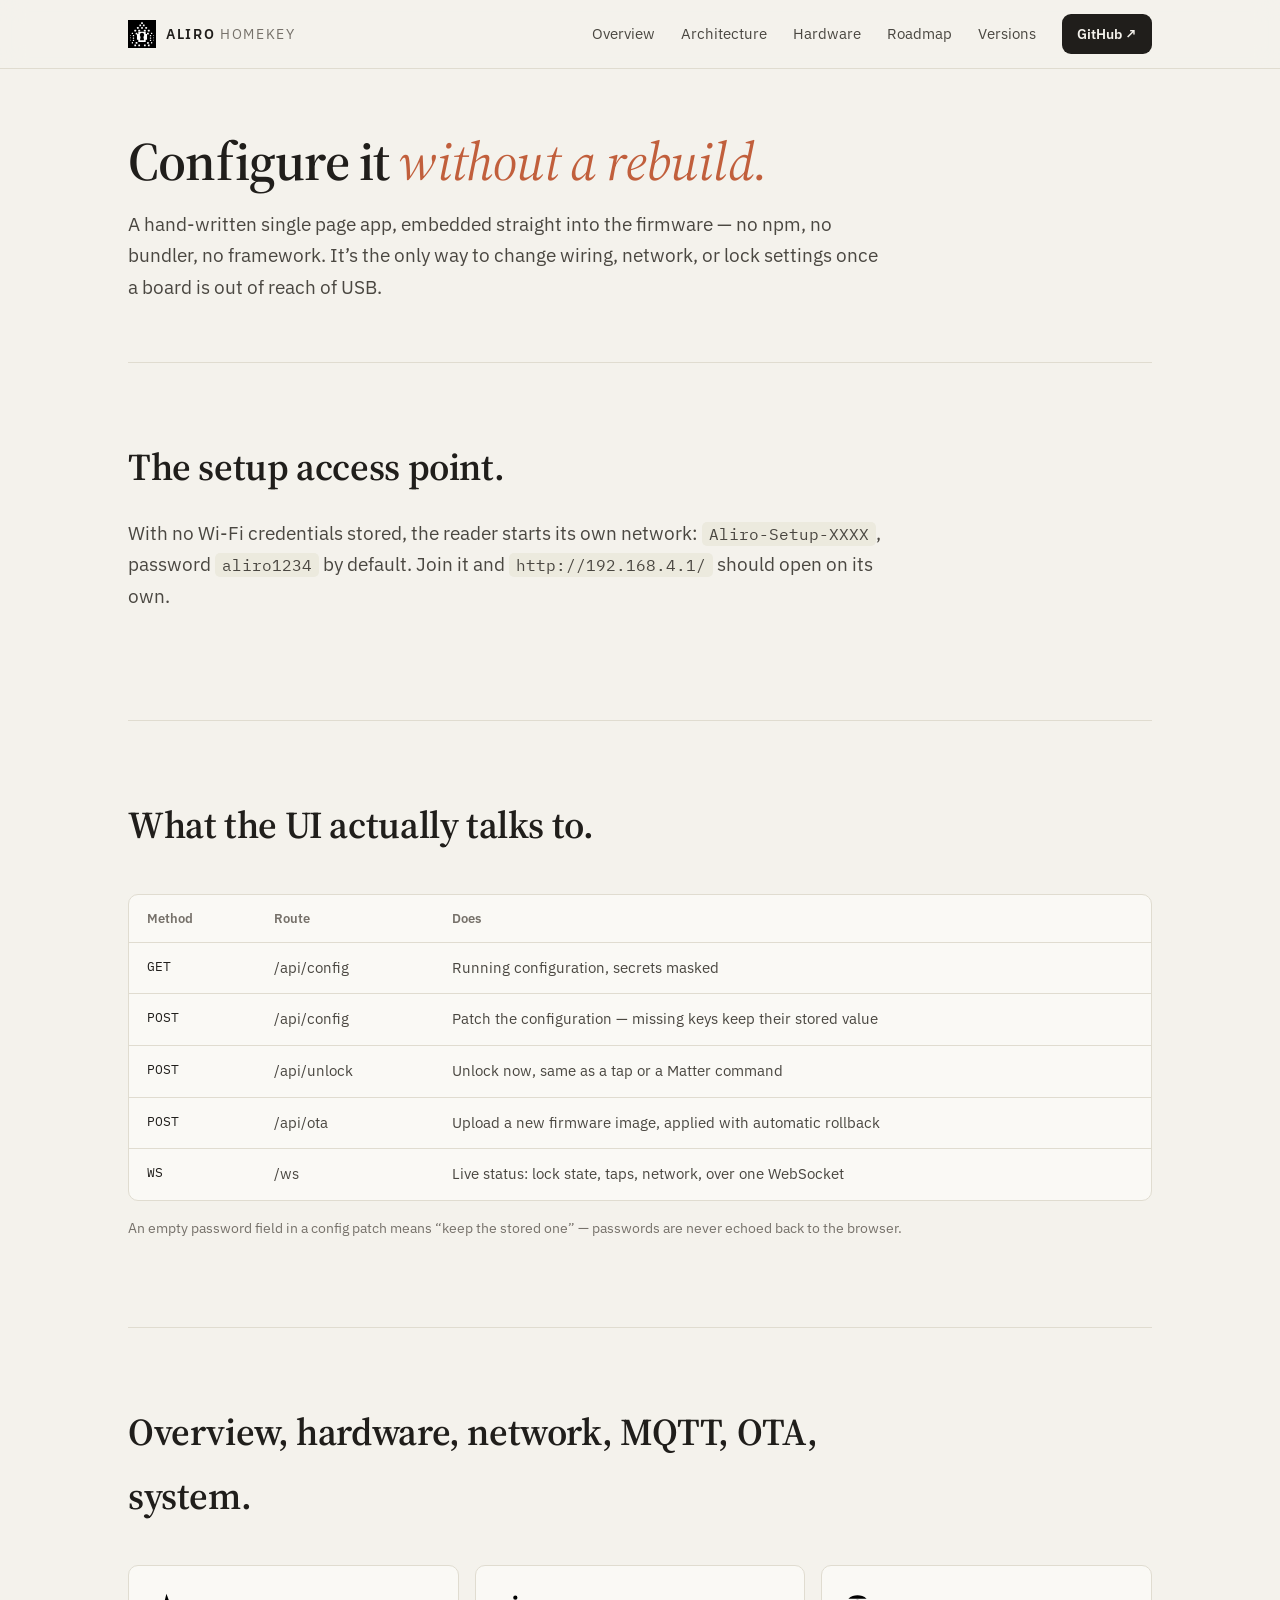
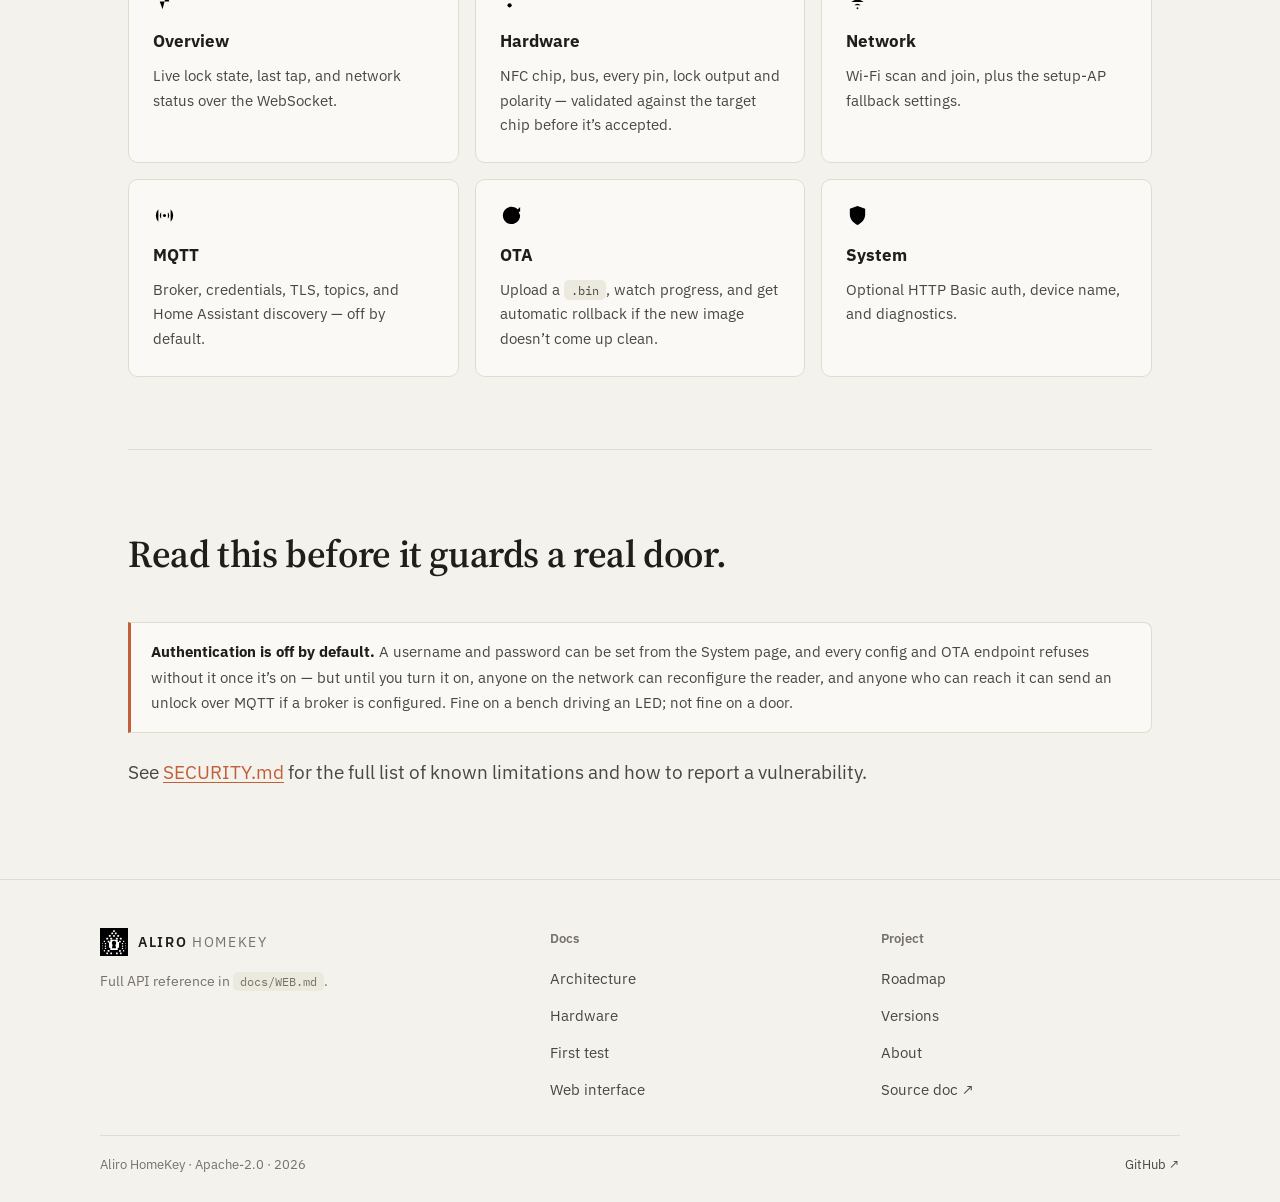
<file: website/web.html>
<!doctype html>
<html lang="en">
<head>
<meta charset="utf-8">
<meta name="viewport" content="width=device-width, initial-scale=1">
<meta name="theme-color" content="#f4f2ec">
<meta name="description" content="Aliro HomeKey web interface: setup access point, REST API, WebSocket status, MQTT and OTA.">
<meta name="robots" content="index,follow">
<link rel="canonical" href="https://ruhanpaco.github.io/Aliro-homekey/web.html">
<meta property="og:type" content="article">
<meta property="og:title" content="Web interface · Aliro HomeKey">
<meta property="og:description" content="Setup AP, REST API, WebSocket status, MQTT, OTA and authentication.">
<meta property="og:url" content="https://ruhanpaco.github.io/Aliro-homekey/web.html">
<meta property="og:image" content="https://ruhanpaco.github.io/Aliro-homekey/assets/aliro-mark.svg">
<link rel="icon" href="assets/aliro-mark.svg" type="image/svg+xml">
<link rel="preconnect" href="https://fonts.googleapis.com">
<link rel="preconnect" href="https://fonts.gstatic.com" crossorigin>
<link href="https://fonts.googleapis.com/css2?family=Source+Serif+4:ital,opsz,wght@0,8..60,400;0,8..60,600;1,8..60,400&family=IBM+Plex+Mono:wght@400;500&family=IBM+Plex+Sans:wght@400;500;600;700&display=swap" rel="stylesheet">
<link rel="stylesheet" href="assets/site.css?v=20260909">
<title>Web interface · Aliro HomeKey</title>
</head>
<body>
<a class="skip" href="#main">Skip to content</a>

<header class="site-header">
  <div class="wrap header-inner">
    <a class="brand" href="index.html" aria-label="Aliro HomeKey home">
      <img src="assets/aliro-mark.svg" alt="" width="28" height="28">
      <span>ALIRO <em>HOMEKEY</em></span>
    </a>
    <button class="nav-toggle" type="button" aria-expanded="false" aria-controls="primary-nav">Menu</button>
    <nav class="site-nav" id="primary-nav" aria-label="Primary">
      <a class="nav-link" href="index.html">Overview</a>
      <a class="nav-link" href="architecture.html">Architecture</a>
      <a class="nav-link" href="hardware.html">Hardware</a>
      <a class="nav-link" href="roadmap.html">Roadmap</a>
      <a class="nav-link" href="releases.html">Versions</a>
      <span class="nav-cta">
        <a class="btn primary small" href="https://github.com/Ruhanpaco/Aliro-homekey">GitHub ↗</a>
      </span>
    </nav>
  </div>
</header>

<main id="main" class="wrap">
  <section class="page-hero">
    <h1>Configure it <em>without a rebuild.</em></h1>
    <p class="lead">A hand-written single page app, embedded straight into the firmware &mdash; no npm, no bundler, no framework. It&rsquo;s the only way to change wiring, network, or lock settings once a board is out of reach of USB.</p>
  </section>

  <section class="section">
    <div class="section-head">
      <h2>The setup access point.</h2>
      <p class="lead">With no Wi-Fi credentials stored, the reader starts its own network: <code class="inline">Aliro-Setup-XXXX</code>, password <code class="inline">aliro1234</code> by default. Join it and <code class="inline">http://192.168.4.1/</code> should open on its own.</p>
    </div>
  </section>

  <section class="section">
    <div class="section-head">
      <h2>What the UI actually talks to.</h2>
    </div>
    <div class="tablewrap">
      <table class="spec">
        <thead><tr><th>Method</th><th>Route</th><th>Does</th></tr></thead>
        <tbody>
          <tr><td>GET</td><td>/api/config</td><td>Running configuration, secrets masked</td></tr>
          <tr><td>POST</td><td>/api/config</td><td>Patch the configuration &mdash; missing keys keep their stored value</td></tr>
          <tr><td>POST</td><td>/api/unlock</td><td>Unlock now, same as a tap or a Matter command</td></tr>
          <tr><td>POST</td><td>/api/ota</td><td>Upload a new firmware image, applied with automatic rollback</td></tr>
          <tr><td>WS</td><td>/ws</td><td>Live status: lock state, taps, network, over one WebSocket</td></tr>
        </tbody>
      </table>
    </div>
    <p class="muted" style="font-size:14px;margin-top:16px">An empty password field in a config patch means &ldquo;keep the stored one&rdquo; &mdash; passwords are never echoed back to the browser.</p>
  </section>

  <section class="section">
    <div class="section-head">
      <h2>Overview, hardware, network, MQTT, OTA, system.</h2>
    </div>
    <div class="grid">
      <article class="card"><svg class="ic" aria-hidden="true"><use href="assets/icons.svg#activity"/></svg><h3>Overview</h3><p>Live lock state, last tap, and network status over the WebSocket.</p></article>
      <article class="card"><svg class="ic" aria-hidden="true"><use href="assets/icons.svg#sliders"/></svg><h3>Hardware</h3><p>NFC chip, bus, every pin, lock output and polarity &mdash; validated against the target chip before it&rsquo;s accepted.</p></article>
      <article class="card"><svg class="ic" aria-hidden="true"><use href="assets/icons.svg#wifi"/></svg><h3>Network</h3><p>Wi-Fi scan and join, plus the setup-AP fallback settings.</p></article>
      <article class="card"><svg class="ic" aria-hidden="true"><use href="assets/icons.svg#radio"/></svg><h3>MQTT</h3><p>Broker, credentials, TLS, topics, and Home Assistant discovery &mdash; off by default.</p></article>
      <article class="card"><svg class="ic" aria-hidden="true"><use href="assets/icons.svg#refresh"/></svg><h3>OTA</h3><p>Upload a <code class="inline">.bin</code>, watch progress, and get automatic rollback if the new image doesn&rsquo;t come up clean.</p></article>
      <article class="card"><svg class="ic" aria-hidden="true"><use href="assets/icons.svg#shield"/></svg><h3>System</h3><p>Optional HTTP Basic auth, device name, and diagnostics.</p></article>
    </div>
  </section>

  <section class="section">
    <div class="section-head">
      <h2>Read this before it guards a real door.</h2>
    </div>
    <div class="callout"><strong>Authentication is off by default.</strong> A username and password can be set from the System page, and every config and OTA endpoint refuses without it once it&rsquo;s on &mdash; but until you turn it on, anyone on the network can reconfigure the reader, and anyone who can reach it can send an unlock over MQTT if a broker is configured. Fine on a bench driving an LED; not fine on a door.</div>
    <p class="lead">See <a href="https://github.com/Ruhanpaco/Aliro-homekey/blob/main/SECURITY.md">SECURITY.md</a> for the full list of known limitations and how to report a vulnerability.</p>
  </section>
</main>

<footer class="site-footer">
  <div class="wrap footer-grid">
    <div class="footer-brand">
      <a class="brand" href="index.html" aria-label="Aliro HomeKey home">
        <img src="assets/aliro-mark.svg" alt="" width="26" height="26">
        <span>ALIRO <em>HOMEKEY</em></span>
      </a>
      <p>Full API reference in <code class="inline">docs/WEB.md</code>.</p>
    </div>
    <div>
      <h4>Docs</h4>
      <ul>
        <li><a href="architecture.html">Architecture</a></li>
        <li><a href="hardware.html">Hardware</a></li>
        <li><a href="first-test.html">First test</a></li>
        <li><a href="web.html">Web interface</a></li>
      </ul>
    </div>
    <div>
      <h4>Project</h4>
      <ul>
        <li><a href="roadmap.html">Roadmap</a></li>
        <li><a href="releases.html">Versions</a></li>
        <li><a href="about.html">About</a></li>
        <li><a href="https://github.com/Ruhanpaco/Aliro-homekey/blob/main/docs/WEB.md">Source doc ↗</a></li>
      </ul>
    </div>
  </div>
  <div class="wrap footer-bottom">
    <span>Aliro HomeKey · Apache-2.0 · <span data-year>2026</span></span>
    <a href="https://github.com/Ruhanpaco/Aliro-homekey">GitHub ↗</a>
  </div>
</footer>

<script>
(function () {
  var btn = document.querySelector('.nav-toggle');
  var nav = document.getElementById('primary-nav');
  if (btn && nav) {
    btn.addEventListener('click', function () {
      var open = nav.classList.toggle('open');
      btn.setAttribute('aria-expanded', open ? 'true' : 'false');
    });
  }
  document.querySelectorAll('[data-year]').forEach(function (el) {
    el.textContent = new Date().getFullYear();
  });
})();
</script>
</body>
</html>
</file>
<file: website/assets/site.css>
/* ==========================================================================
   Aliro HomeKey — public site
   Flat paper theme. Warm off-white, ink text, one clay accent used
   sparingly. Hairline borders, no gradients, no glow, no pills.
   All URLs are relative so the static build works from any folder or
   from https://ruhanpaco.github.io/Aliro-homekey/ as deployed.
   ========================================================================== */

:root {
  --paper: #f4f2ec;
  --card: #faf9f5;
  --ink: #201e1b;
  --body: #4a4741;
  --muted: #76716a;
  --line: #e0dcd0;
  --accent: #c15f3c;
  --accent-ink: #faf9f5;
  --code-bg: #eceade;
  --dark: #201e1b;
  --max: 1080px;
  --radius: 10px;
  --font-display: "Source Serif 4", Georgia, "Times New Roman", serif;
  --font-body: "IBM Plex Sans", system-ui, -apple-system, "Segoe UI", sans-serif;
  --font-mono: "IBM Plex Mono", ui-monospace, SFMono-Regular, Menlo, Consolas, monospace;
}

* { box-sizing: border-box; }
html { scroll-behavior: smooth; }
@media (prefers-reduced-motion: reduce) {
  html { scroll-behavior: auto; }
}

body {
  margin: 0;
  background: var(--paper);
  color: var(--ink);
  font-family: var(--font-body);
  font-size: 16.5px;
  line-height: 1.7;
  -webkit-font-smoothing: antialiased;
}

::selection { background: #e8cdbd; }

a { color: inherit; }
a:focus-visible, button:focus-visible {
  outline: 2px solid var(--accent);
  outline-offset: 3px;
  border-radius: 4px;
}

.wrap { max-width: var(--max); margin-inline: auto; padding-inline: 28px; }

.skip {
  position: absolute; left: 16px; top: -60px; z-index: 100;
  background: var(--dark); color: var(--paper);
  font: 500 13px var(--font-body); padding: 10px 16px; border-radius: 8px;
  text-decoration: none;
}
.skip:focus { top: 12px; }

/* Header */
.site-header {
  position: sticky; top: 0; z-index: 50;
  background: rgba(244, 242, 236, 0.92);
  backdrop-filter: blur(12px);
  -webkit-backdrop-filter: blur(12px);
  border-bottom: 1px solid var(--line);
}
.header-inner {
  display: flex; align-items: center; justify-content: space-between;
  gap: 16px; min-height: 68px; padding-block: 10px;
}
.brand { display: flex; align-items: center; gap: 10px; text-decoration: none; }
.brand img { width: 28px; height: 28px; display: block; }
.brand span { font: 600 14px var(--font-body); letter-spacing: 0.12em; }
.brand span em { font-style: normal; font-weight: 400; color: var(--muted); }

.site-nav { display: flex; align-items: center; gap: 2px; }
.site-nav a.nav-link {
  font-size: 14.5px; color: var(--body);
  text-decoration: none; padding: 8px 12px; border-radius: 8px;
  white-space: nowrap;
}
.site-nav a.nav-link:hover { color: var(--ink); background: #e9e6da; }
.site-nav a.nav-link[aria-current="page"] { color: var(--ink); font-weight: 600; }

.nav-cta { margin-left: 12px; }

.nav-toggle {
  display: none;
  background: transparent; color: var(--ink);
  border: 1px solid var(--line); border-radius: 8px;
  font: 600 13px var(--font-body); padding: 8px 14px; cursor: pointer;
}

/* Buttons */
.btn {
  display: inline-flex; align-items: center; justify-content: center; gap: 8px;
  padding: 11px 20px; border-radius: 9px;
  font-size: 14.5px; font-weight: 600; text-decoration: none;
  border: 1px solid transparent; cursor: pointer;
  white-space: nowrap;
}
.btn.primary { background: var(--dark); color: var(--paper); }
.btn.primary:hover { background: #000; }
.btn.ghost { border-color: var(--line); color: var(--ink); background: var(--card); }
.btn.ghost:hover { border-color: var(--ink); }
.btn.small { padding: 8px 14px; font-size: 13.5px; }

/* Type */
.display {
  font-family: var(--font-display);
  font-weight: 600; letter-spacing: -0.01em; line-height: 1.05;
}
.display em { font-style: italic; font-weight: 400; color: var(--accent); }
.lead { font-size: 18.5px; color: var(--body); max-width: 760px; }
.lead a, .prose a { color: var(--accent); text-underline-offset: 3px; }
.muted { color: var(--muted); }
.prose p { color: var(--body); }
.prose code, code.inline {
  font: 400 0.85em var(--font-mono);
  background: var(--code-bg);
  padding: 2px 7px; border-radius: 5px; white-space: nowrap;
}

/* Hero */
.hero { padding: 88px 0 64px; display: grid; grid-template-columns: 1.15fr 0.85fr; gap: 56px; align-items: start; }
.hero h1 { font-size: clamp(42px, 5.6vw, 68px); margin: 0 0 22px; }
.hero-actions { display: flex; flex-wrap: wrap; gap: 10px; margin-top: 28px; }
.hero-note {
  margin-top: 28px; padding-top: 20px;
  border-top: 1px solid var(--line);
  font-size: 14.5px; color: var(--body);
}
.hero-note strong { color: var(--ink); }

/* Facts panel */
.facts {
  background: var(--card);
  border: 1px solid var(--line);
  border-radius: 12px;
  padding: 8px 24px;
}
.facts div { padding: 13px 0; border-bottom: 1px solid var(--line); }
.facts div:last-child { border-bottom: 0; }
.facts dt { font-size: 12.5px; color: var(--muted); margin: 0; }
.facts dd { margin: 2px 0 0; font-family: var(--font-display); font-size: 21px; }

/* Stat row */
.stats {
  display: grid; grid-template-columns: repeat(4, 1fr);
  border-top: 1px solid var(--line);
  border-bottom: 1px solid var(--line);
  margin: 0;
}
.stats div { padding: 22px 24px 22px 0; }
.stats b { display: block; font-family: var(--font-display); font-weight: 600; font-size: 30px; }
.stats span { font-size: 13px; color: var(--muted); }

/* Sections */
.section { padding: 72px 0; border-top: 1px solid var(--line); }
.section-head { max-width: 800px; margin-bottom: 36px; }
.section-head h2 {
  font-family: var(--font-display); font-weight: 600;
  font-size: clamp(27px, 3.4vw, 38px); letter-spacing: -0.01em;
  margin: 0 0 12px;
}

/* Cards */
.grid { display: grid; grid-template-columns: repeat(3, 1fr); gap: 16px; }
.grid.two { grid-template-columns: repeat(2, 1fr); }
.card {
  background: var(--card);
  border: 1px solid var(--line);
  border-radius: var(--radius);
  padding: 24px; text-decoration: none; color: inherit;
}
a.card:hover { border-color: var(--ink); }
.card h3 { margin: 0 0 8px; font-size: 17px; }
.card p { margin: 0; font-size: 14.5px; color: var(--body); }
.card .meta { display: block; font-size: 13px; color: var(--muted); margin-bottom: 10px; }

/* Definition rows (status, tiers) */
.rows { border-top: 1px solid var(--line); }
.rows article { padding: 26px 0; border-bottom: 1px solid var(--line); }
.rows h3 { margin: 0 0 8px; font-size: 20px; font-family: var(--font-display); }
.rows p { margin: 0; color: var(--body); font-size: 15px; max-width: 820px; }
.rows p a { color: var(--accent); }
.fact-line { font-size: 13.5px; color: var(--muted); margin-bottom: 8px; }
.fact-line strong { color: var(--ink); font-weight: 600; }

/* Callouts */
.callout {
  border: 1px solid var(--line);
  border-left: 3px solid var(--accent);
  background: var(--card);
  border-radius: 0 8px 8px 0;
  padding: 16px 20px; margin: 24px 0;
  color: var(--body); font-size: 15px;
}
.callout strong { color: var(--ink); }

/* Code */
.codeblock { position: relative; margin: 22px 0 0; }
.codeblock pre, pre.code {
  background: var(--dark); color: #ece7d9;
  border-radius: var(--radius);
  padding: 20px; overflow-x: auto; margin: 0;
  font: 400 13px/1.75 var(--font-mono);
}
.codeblock pre .c { color: #8f8a7d; }
.copy-btn {
  position: absolute; top: 10px; right: 10px;
  background: transparent; color: #b9b3a4;
  border: 1px solid #4a463d; border-radius: 7px;
  font: 500 12px var(--font-body); padding: 5px 11px; cursor: pointer;
}
.copy-btn:hover { color: #fff; border-color: #fff; }

/* Tables */
.tablewrap { overflow-x: auto; border: 1px solid var(--line); border-radius: var(--radius); margin-top: 24px; background: var(--card); }
table.spec { width: 100%; border-collapse: collapse; min-width: 560px; }
table.spec th, table.spec td { text-align: left; padding: 13px 18px; vertical-align: top; }
table.spec th {
  font-size: 12.5px; font-weight: 600; color: var(--muted);
  border-bottom: 1px solid var(--line);
}
table.spec td { font-size: 14.5px; color: var(--body); border-bottom: 1px solid var(--line); }
table.spec tr:last-child td { border-bottom: 0; }
table.spec td:first-child { font-family: var(--font-mono); font-size: 13px; color: var(--ink); white-space: nowrap; }

/* Timeline */
.timeline { margin: 8px 0 0; padding: 0; list-style: none; }
.timeline article { padding: 26px 0; border-bottom: 1px solid var(--line); }
.timeline article:first-child { border-top: 1px solid var(--line); }
.timeline small { font-size: 13px; color: var(--muted); }
.timeline h3 { margin: 6px 0; font-size: 20px; font-family: var(--font-display); }
.timeline p { margin: 0; font-size: 15px; color: var(--body); max-width: 800px; }
.timeline p strong { color: var(--ink); }

/* Page hero */
.page-hero { padding: 64px 0 40px; }
.page-hero h1 {
  font-family: var(--font-display); font-weight: 600;
  font-size: clamp(34px, 4.6vw, 54px); letter-spacing: -0.015em; line-height: 1.06;
  margin: 0 0 18px; max-width: 900px;
}
.page-hero h1 em { font-style: italic; font-weight: 400; color: var(--accent); }

/* Option blocks */
.option {
  background: var(--card);
  border: 1px solid var(--line);
  border-radius: 12px;
  padding: 32px; margin-top: 16px;
}
.option h2 { font-family: var(--font-display); font-size: clamp(22px, 3vw, 29px); margin: 0 0 10px; }

/* Flow list */
.flow { margin: 26px 0 0; padding: 0; list-style: none; border-top: 1px solid var(--line); }
.flow li { display: grid; grid-template-columns: 190px 1fr; gap: 18px; padding: 18px 0; border-bottom: 1px solid var(--line); }
.flow .who { font: 500 13px var(--font-mono); color: var(--accent); }
.flow p { margin: 0; font-size: 14.5px; color: var(--body); }
.flow p strong { color: var(--ink); }

/* Footer */
.site-footer { border-top: 1px solid var(--line); background: var(--paper); }
.footer-grid { display: grid; grid-template-columns: 1.4fr 1fr 1fr; gap: 32px; padding: 48px 0 32px; }
.footer-grid h4 { font-size: 13px; font-weight: 600; color: var(--muted); margin: 0 0 14px; }
.footer-grid ul { list-style: none; margin: 0; padding: 0; display: grid; gap: 9px; }
.footer-grid ul a { color: var(--body); text-decoration: none; font-size: 14.5px; }
.footer-grid ul a:hover { color: var(--accent); }
.footer-brand p { color: var(--muted); font-size: 14px; max-width: 380px; }
.footer-brand .brand { margin-bottom: 14px; }
.footer-bottom {
  display: flex; justify-content: space-between; align-items: center; gap: 16px; flex-wrap: wrap;
  border-top: 1px solid var(--line); padding: 18px 0 26px;
  font-size: 13px; color: var(--muted);
}
.footer-bottom a { color: var(--body); text-decoration: none; }
.footer-bottom a:hover { color: var(--accent); }

/* 404 */
.notfound { min-height: 72vh; display: grid; place-items: center; text-align: center; padding: 60px 0; }
.notfound img { width: 88px; height: 88px; margin-bottom: 24px; }
.notfound h1 { font-family: var(--font-display); font-size: clamp(48px, 8vw, 88px); margin: 0 0 10px; }

/* Icons (single SVG sprite in assets/icons.svg) */
.ic {
  width: 23px; height: 23px; display: block;
  color: var(--ink); flex: none;
}
.card .ic { margin-bottom: 14px; }
.option .ic { margin-bottom: 14px; }

/* Responsive */
@media (max-width: 960px) {
  .hero { grid-template-columns: 1fr; gap: 36px; padding: 60px 0 48px; }
  .grid { grid-template-columns: 1fr 1fr; }
  .stats { grid-template-columns: 1fr 1fr; }
  .footer-grid { grid-template-columns: 1fr 1fr; }
  .section { padding: 56px 0; }
}

@media (max-width: 660px) {
  .wrap { padding-inline: 20px; }
  .nav-toggle { display: inline-flex; }
  .site-nav {
    display: none; position: absolute; top: 100%; left: 0; right: 0;
    flex-direction: column; align-items: stretch; gap: 2px;
    background: var(--paper); border-bottom: 1px solid var(--line);
    padding: 12px 20px 18px;
  }
  .site-nav.open { display: flex; }
  .site-nav a.nav-link { padding: 11px 8px; font-size: 15.5px; }
  .nav-cta { margin: 8px 0 0; }
  .hero h1 { font-size: clamp(36px, 10vw, 50px); }
  .lead { font-size: 16.5px; }
  .grid, .grid.two { grid-template-columns: 1fr; }
  .stats div { padding: 16px 16px 16px 0; }
  .stats b { font-size: 24px; }
  .footer-grid { grid-template-columns: 1fr; gap: 26px; }
  .flow li { grid-template-columns: 1fr; gap: 4px; }
  .option { padding: 24px 20px; }
}
</file>
